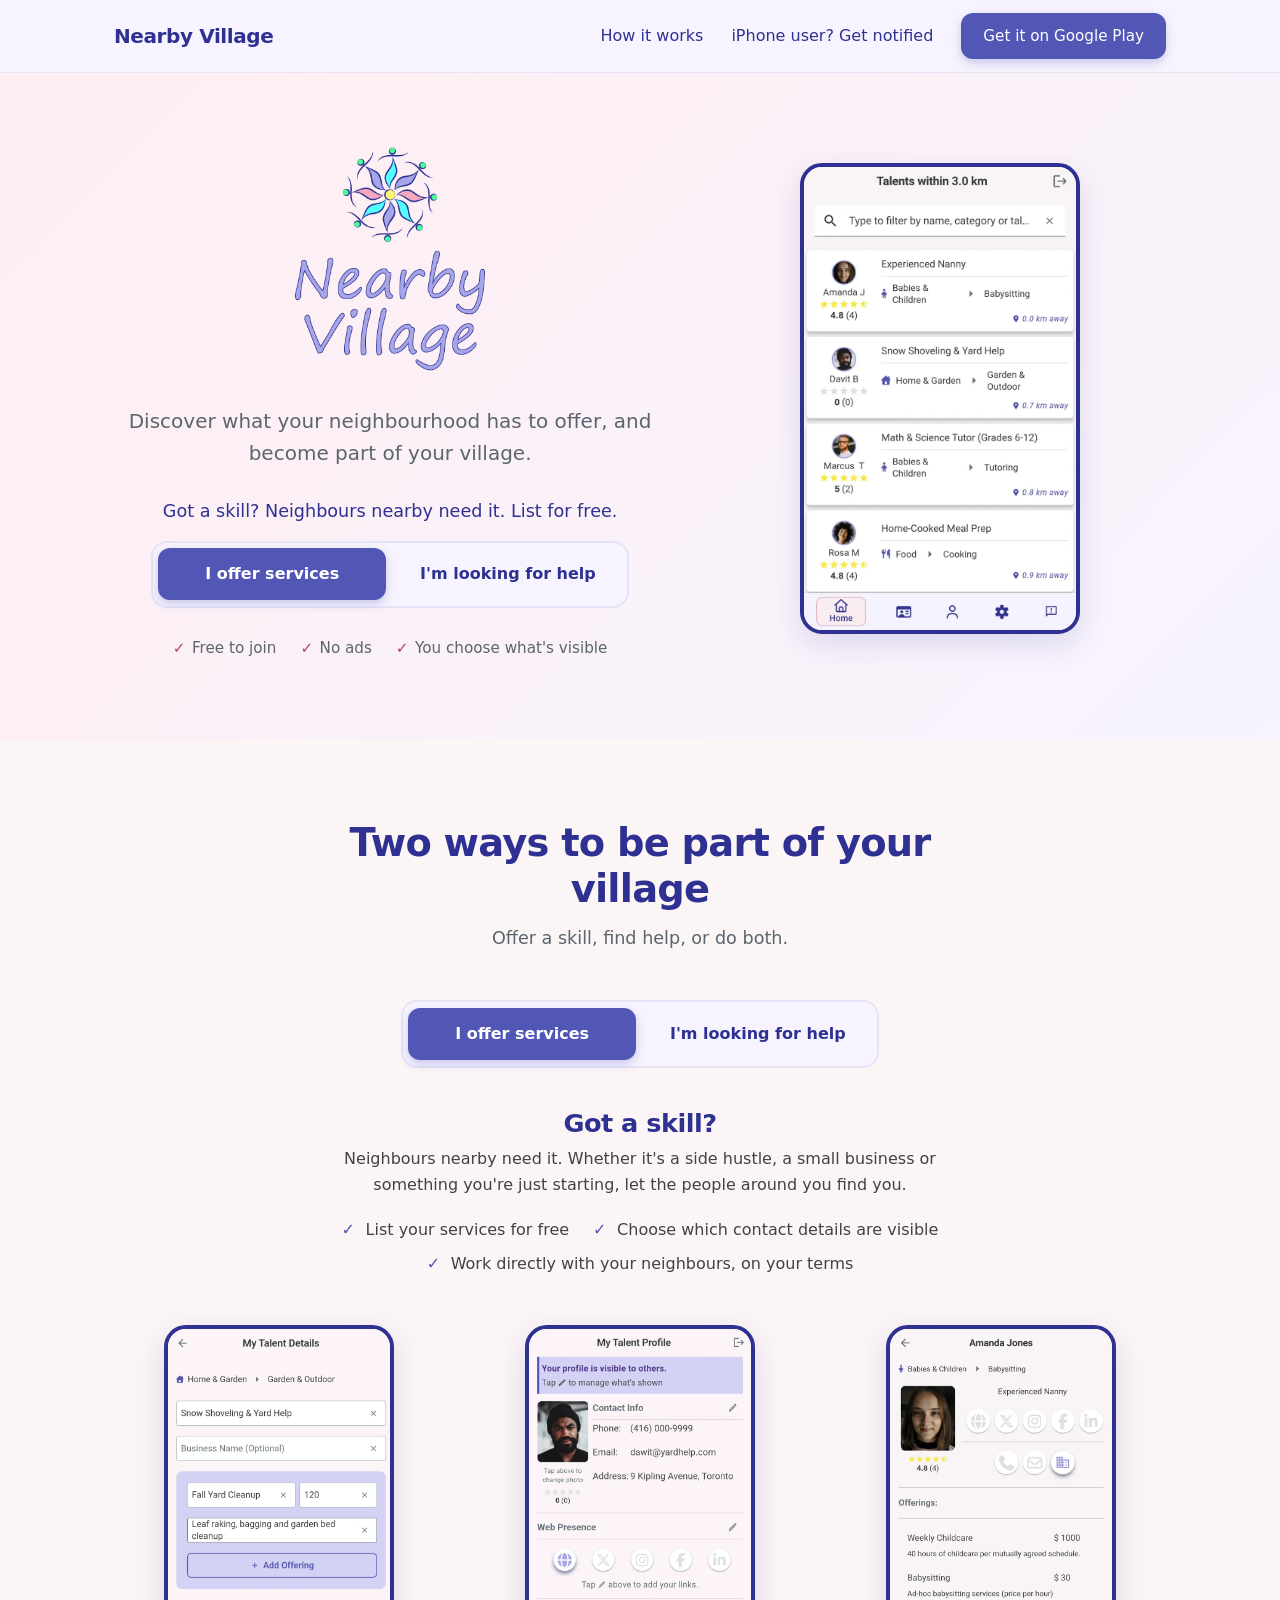
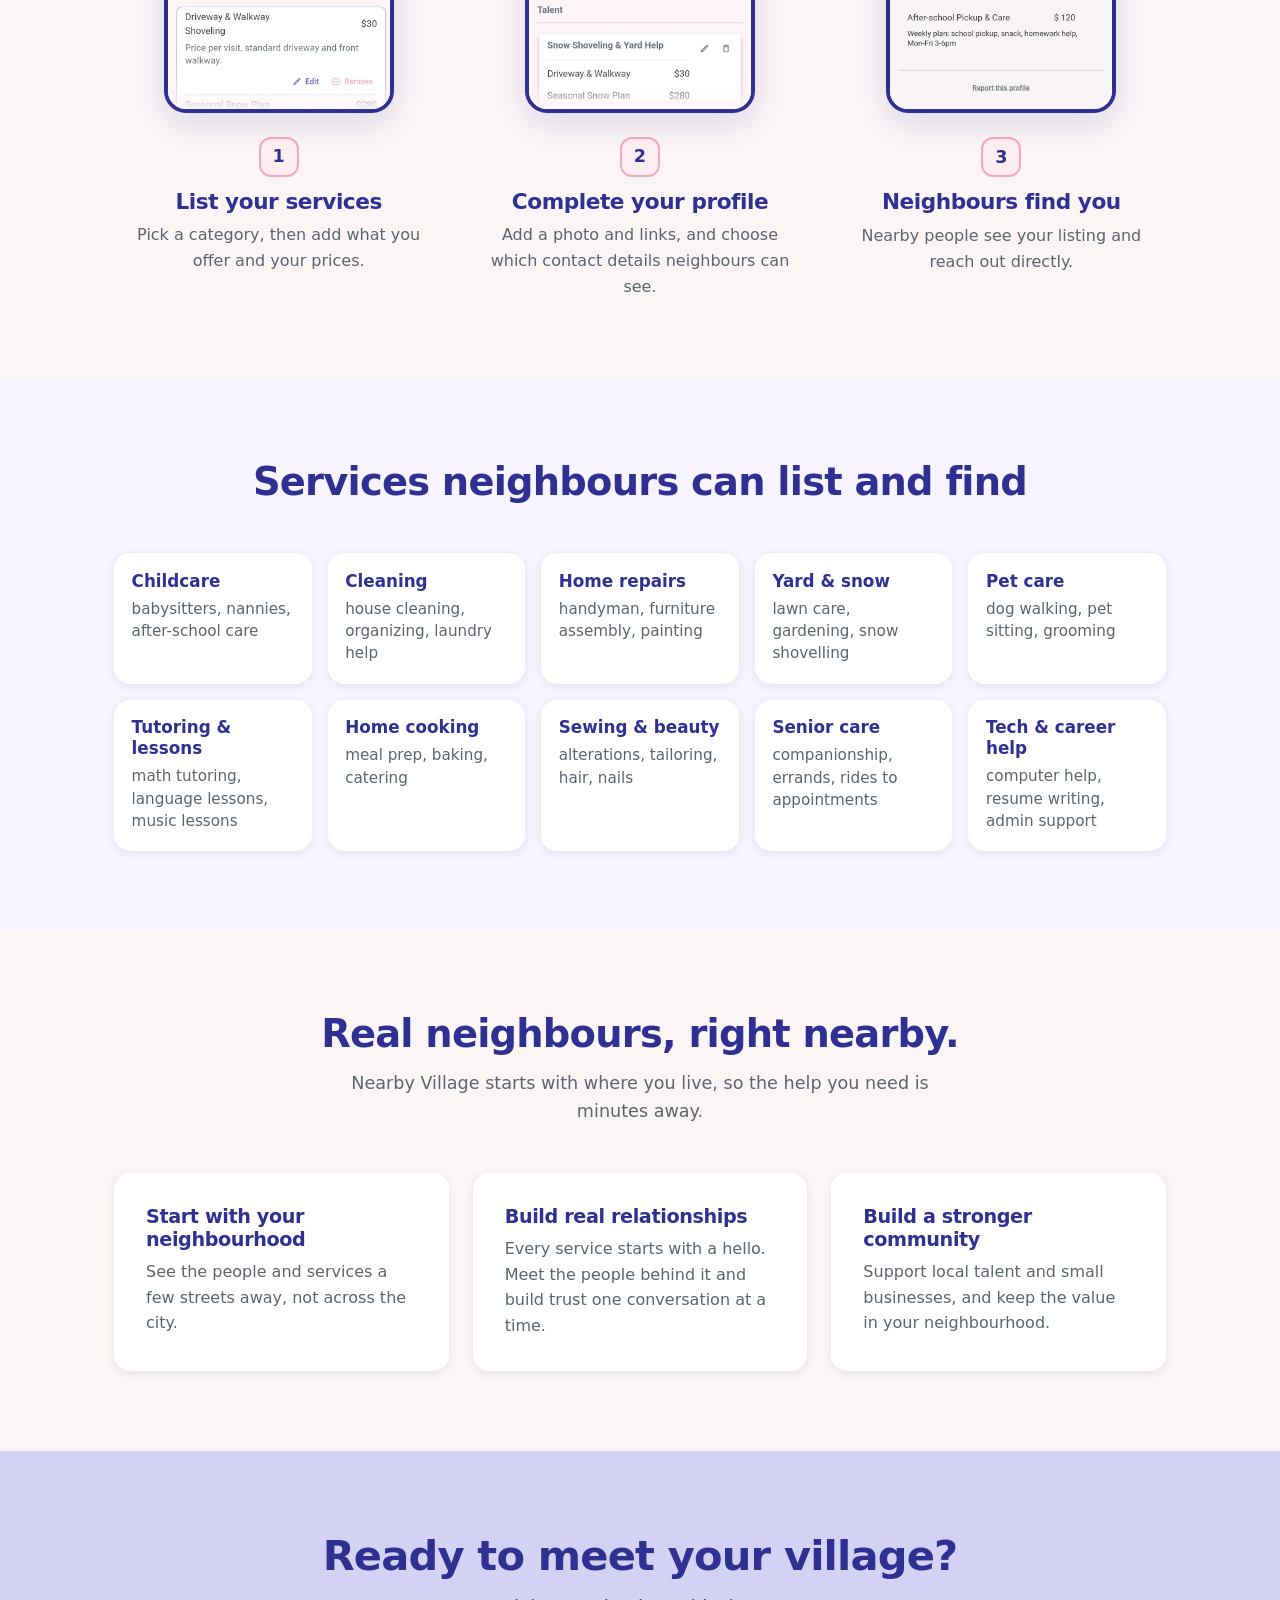
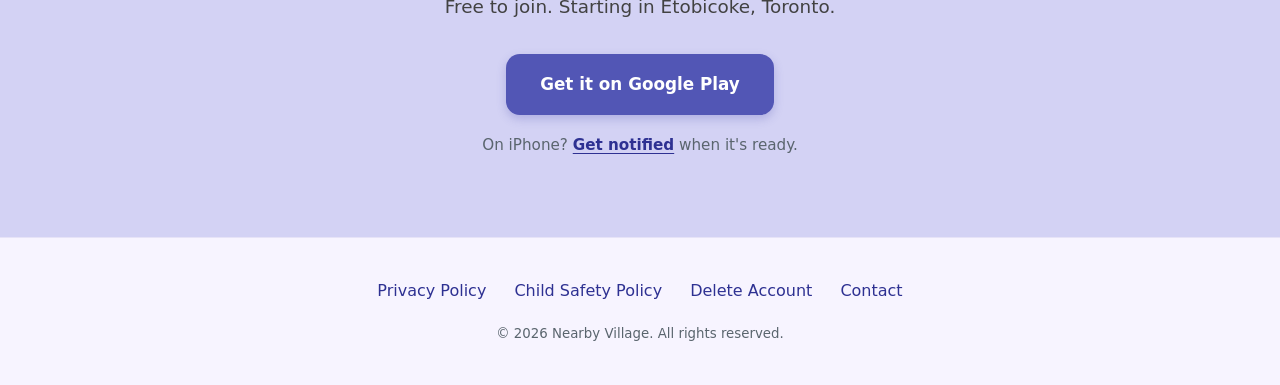
<file: index.html>
<!DOCTYPE html>
<html lang="en-CA">
<head>
<script async src="https://www.googletagmanager.com/gtag/js?id=G-KY18CVTXV7"></script>
<script>
  window.dataLayer = window.dataLayer || [];
  function gtag(){dataLayer.push(arguments);}
  gtag('js', new Date());
  gtag('config', 'G-KY18CVTXV7');
</script>

    <meta charset="UTF-8">
    <meta name="viewport" content="width=device-width, initial-scale=1.0">
    <title>Nearby Village | Discover local talent near you</title>
    <meta name="description" content="Nearby Village helps you discover local talent, skills and services right in your neighbourhood. Free to join. Starting in Etobicoke, Toronto.">
    <link rel="canonical" href="https://nearbyvillage.ca/">
    <meta name="theme-color" content="#FBF5F6">
    <meta property="og:title" content="Nearby Village | Discover what your neighbourhood has to offer">
    <meta property="og:description" content="Discover the talent, skills and services right in your neighbourhood. Free to join.">
    <meta property="og:type" content="website">
    <meta property="og:url" content="https://nearbyvillage.ca/">
    <meta property="og:site_name" content="Nearby Village">
    <meta property="og:image" content="https://nearbyvillage.ca/nearby_village_logo.png">
    <meta property="og:image:alt" content="Nearby Village logo">
    <meta name="twitter:card" content="summary">
    <meta name="twitter:title" content="Nearby Village | Discover what your neighbourhood has to offer">
    <meta name="twitter:description" content="Discover the talent, skills and services right in your neighbourhood. Free to join.">
    <meta name="twitter:image" content="https://nearbyvillage.ca/nearby_village_logo.png">
    <link rel="icon" href="nearby_village_logo.png">
    <style>
        :root {
            /* Backgrounds (taken from the app) */
            --bg-app: #FBF5F6;        /* app background */
            --bg-nav: #F7F4FF;        /* app bottom-bar lavender tint */
            --bg-panel: #D3D2F4;      /* app info-panel lavender */
            --bg-selected: #FFEEF1;   /* app selected-tab pink fill */

            /* Brand palette */
            --pink-soft: #F6A9BD;     /* app selected-tab border, highlighter */
            --pink-dark: #AA4A64;     /* small pink text and icons */
            --purple-btn: #5256B5;    /* app buttons and info-panel bar */
            --purple-dark: #2E3192;   /* headings, icons */
            --purple-light: #A6A5E8;

            /* Text */
            --text-dark: #424242;
            --text-light: #5A656E;

            --radius: 16px;
            --card-shadow: 0 2px 10px rgba(46, 49, 146, 0.10);
            --shadow: 0 10px 30px rgba(46, 49, 146, 0.14);
        }

        * { margin: 0; padding: 0; box-sizing: border-box; }

        html { scroll-behavior: smooth; }

        body {
            font-family: system-ui, -apple-system, BlinkMacSystemFont, 'Segoe UI', Roboto, 'Helvetica Neue', Arial, sans-serif;
            line-height: 1.6;
            color: var(--text-dark);
            background: var(--bg-app);
        }

        h1, h2, h3 { color: var(--purple-dark); line-height: 1.2; letter-spacing: -0.02em; }
        a { color: inherit; }
        a:focus-visible, .btn:focus-visible { outline: 3px solid var(--pink-dark); outline-offset: 3px; }

        .skip-link { position: absolute; left: -999px; top: 0; background: #fff; padding: .5rem 1rem; z-index: 200; }
        .skip-link:focus { left: 1rem; top: 1rem; }

        .container { max-width: 1100px; margin: 0 auto; padding: 0 1.5rem; }
        section[id] { scroll-margin-top: 80px; }

        /* ---------- Nav ---------- */
        nav {
            position: sticky; top: 0; z-index: 100;
            background: rgba(247, 244, 255, 0.94);
            backdrop-filter: blur(8px);
            border-bottom: 1px solid #E6E3F7;
        }
        .nav-inner { display: flex; align-items: center; justify-content: space-between; padding: .8rem 1.5rem; max-width: 1100px; margin: 0 auto; }
        .brand { font-weight: 700; font-size: 1.25rem; color: var(--purple-dark); text-decoration: none; letter-spacing: -0.02em; }
        .nav-links { display: flex; align-items: center; gap: 1.75rem; }
        .nav-links a { text-decoration: none; color: var(--purple-dark); font-weight: 500; transition: color .2s ease; }
        .nav-links a:not(.btn):hover { color: var(--pink-dark); }
        .nav-links .btn { color: #fff; padding: .55rem 1.25rem; font-size: .95rem; border-radius: 12px; }

        /* ---------- Buttons (same shape as the app) ---------- */
        .btn {
            display: inline-block; text-decoration: none; font-weight: 600; font-size: 1.05rem; text-align: center;
            padding: .95rem 2rem; border-radius: 14px; border: 2px solid transparent;
            transition: transform .2s ease, box-shadow .2s ease, background-color .2s ease, color .2s ease;
            cursor: pointer;
        }
        .btn-primary { background: var(--purple-btn); color: #fff; box-shadow: 0 4px 10px rgba(82, 86, 181, 0.28); }
        .btn-primary:hover { background: var(--purple-dark); transform: translateY(-2px); box-shadow: 0 8px 16px rgba(46, 49, 146, 0.3); }
        .btn-outline { background: #fff; color: var(--purple-btn); border-color: var(--purple-btn); box-shadow: 0 4px 10px rgba(82, 86, 181, 0.12); }
        .btn-outline:hover { background: var(--purple-btn); color: #fff; transform: translateY(-2px); }

        /* ---------- Hero ---------- */
        .hero { background: linear-gradient(135deg, var(--bg-selected) 0%, var(--bg-nav) 100%); padding: 4rem 0 5rem; overflow: hidden; }
        .hero-grid { display: grid; grid-template-columns: 1.1fr 0.9fr; gap: 3rem; align-items: center; }
        .logo { width: 260px; max-width: 100%; height: auto; display: block; margin: -.5rem 0 1rem -.75rem; }
        /* The headline stays on one line and the size scales down so it always fits its column */
        .hero h1 { font-size: clamp(1.7rem, 3.6vw, 2.6rem); font-weight: 700; margin-bottom: 1.25rem; }
        /* One banner behind the whole headline: lavender on the left fading to pink on the right, behind "village." */
        .hero h1 .banner {
            display: block;
            width: max-content;
            max-width: 100%;
            white-space: nowrap;
            padding: .15em .4em .2em;
            border-radius: .4em;
            background: linear-gradient(90deg, rgba(211, 210, 244, .7) 0%, rgba(211, 210, 244, .7) 30%, rgba(246, 169, 189, .6) 100%);
        }
        .hero .sub { font-size: 1.25rem; font-weight: 400; line-height: 1.6; letter-spacing: normal; color: var(--text-light); margin-bottom: 1.75rem; max-width: 34em; }
        .hero .lead { font-weight: 400; color: var(--purple-dark); margin-bottom: 1rem; font-size: 1.1rem; }
        /* Whole text column is centred, so the logo sits on the same axis as the headline */
        .hero-text { text-align: center; }
        .hero-text .logo { margin-left: auto; margin-right: auto; }
        .hero h1 .banner { margin: 0 auto; }
        .hero .sub { margin-left: auto; margin-right: auto; }
        .trust { justify-content: center; }
        .hero .hero-tabs { margin: 0 auto 1.75rem; }
        .btn-row { display: flex; flex-wrap: wrap; gap: 1rem; margin-bottom: 1.75rem; }
        /* Both hero buttons share one width; colour shows which is primary */
        .btn-row .btn { min-width: 15rem; }
        .trust { display: flex; flex-wrap: wrap; gap: .5rem 1.5rem; list-style: none; color: var(--text-light); font-size: .95rem; }
        .trust li::before { content: "\2713"; color: var(--pink-dark); font-weight: 700; margin-right: .4rem; }
        .hero-visual { display: flex; justify-content: center; }

        /* ---------- Phone frame ----------
           The frame takes its height from the screenshot itself, so any screenshot ratio
           shows in full: nothing is cropped or stretched. */
        .phone {
            position: relative; width: min(280px, 70vw);
            border: 4px solid var(--purple-dark); border-radius: 22px;
            background: var(--bg-app); box-shadow: var(--shadow); overflow: hidden; flex-shrink: 0;
        }
        .phone img { width: 100%; height: auto; display: block; }

        /* ---------- Generic sections ---------- */
        .section { padding: 5rem 0; }
        .section-tint { background: var(--bg-nav); }
        .section-head { text-align: center; max-width: 640px; margin: 0 auto 3rem; }
        .section-head h2 { font-size: clamp(1.7rem, 3.5vw, 2.4rem); margin-bottom: .75rem; }
        .section-head p { color: var(--text-light); font-size: 1.1rem; }

        /* White cards with a soft shadow, like the talent cards in the app */
        .cards { display: grid; grid-template-columns: repeat(auto-fit, minmax(min(250px, 100%), 1fr)); gap: 1.5rem; }
        .card { background: #fff; padding: 2rem; border-radius: var(--radius); box-shadow: var(--card-shadow); transition: transform .3s ease, box-shadow .3s ease; }
        .card:hover { transform: translateY(-4px); box-shadow: 0 8px 20px rgba(46, 49, 146, 0.14); }
        .card h3 { font-size: 1.2rem; margin-bottom: .5rem; }
        .card p { color: var(--text-light); }

        /* ---------- Two ways: toggle + panels ---------- */
        .tabs { display: grid; grid-template-columns: 1fr 1fr; gap: .5rem; margin: 0 auto 2.5rem; padding: .35rem; width: fit-content; max-width: 100%; background: var(--bg-nav); border: 2px solid #E6E3F7; border-radius: 16px; }
        .tab { font: inherit; font-weight: 600; font-size: 1rem; color: var(--purple-dark); background: transparent; border: 2px solid transparent; border-radius: 12px; padding: .7rem 1.5rem; cursor: pointer; transition: background-color .2s ease, color .2s ease, box-shadow .2s ease; }
        .tab { text-align: center; text-decoration: none; display: block; }
        .tab:hover { background: var(--bg-selected); }
        .tab.on, .tab[aria-selected="true"] { background: var(--purple-btn); color: #fff; box-shadow: 0 4px 10px rgba(82, 86, 181, 0.28); }
        .tab.on:hover, .tab[aria-selected="true"]:hover { background: var(--purple-dark); }
        .tab:focus-visible { outline: 3px solid var(--pink-dark); outline-offset: 2px; }
        #get-started { scroll-margin-top: 70px; }
        .panel { margin-bottom: 4rem; }
        .js .panel { display: none; margin-bottom: 0; }
        .js .panel.active { display: block; animation: fade .35s ease; }
        @keyframes fade { from { opacity: 0; transform: translateY(8px); } to { opacity: 1; transform: none; } }
        .panel-intro { text-align: center; max-width: 60rem; margin: 0 auto 3rem; }
        .panel-intro h3 { font-size: 1.6rem; margin-bottom: .5rem; }
        .panel-intro p { margin: 0 auto 1.25rem; max-width: 40rem; }
        .checks { list-style: none; display: flex; flex-wrap: wrap; justify-content: center; gap: .5rem 1.5rem; }
        .checks li { position: relative; padding-left: 1.5rem; text-align: left; }
        .checks li::before { content: "\2713"; position: absolute; left: 0; font-weight: 700; color: var(--purple-btn); }
        .panel-help .checks li::before { color: var(--pink-dark); }

        /* ---------- How it works (one row) ---------- */
        .steps { display: grid; grid-template-columns: repeat(3, 1fr); gap: 2rem; align-items: start; }
        .step { display: flex; flex-direction: column; align-items: center; text-align: center; }
        .step .phone { width: min(230px, 100%); margin-bottom: 1.5rem; }
        .step-num {
            display: inline-flex; align-items: center; justify-content: center;
            width: 2.5rem; height: 2.5rem; border-radius: 12px;
            background: var(--bg-selected); border: 2px solid var(--pink-soft);
            color: var(--purple-dark); font-weight: 700; font-size: 1.1rem; margin-bottom: .75rem;
        }
        .step h3 { font-size: 1.35rem; margin-bottom: .5rem; }
        .step p { color: var(--text-light); max-width: 20em; }

        /* ---------- Final CTA ---------- */
        .final { background: var(--bg-panel); text-align: center; padding: 5rem 1.5rem; }
        .final h2 { font-size: clamp(1.8rem, 4vw, 2.6rem); margin-bottom: .75rem; }
        .final p { color: var(--text-dark); font-size: 1.15rem; margin-bottom: 2rem; }

        /* ---------- Footer (matches the app's light bottom bar) ---------- */
        footer { background: var(--bg-nav); border-top: 1px solid #E6E3F7; text-align: center; padding: 2.5rem 1.5rem; }
        footer .links { display: flex; flex-wrap: wrap; justify-content: center; gap: .5rem 1.75rem; margin-bottom: 1rem; }
        footer a { color: var(--purple-dark); text-decoration: none; font-weight: 500; }
        footer a:hover { text-decoration: underline; }
        footer small { color: var(--text-light); }

        /* ---------- App button labels + iPhone "Get notified" pop-up ---------- */
        .lbl-short { display: none; }
        .final .lbl-long { display: inline; }
        .final .lbl-short { display: none !important; }
        .final .ios-note { margin: 1.1rem 0 0; font-size: .95rem; color: var(--text-light); }
        .final .ios-note a { color: var(--purple-dark); font-weight: 600; text-underline-offset: 3px; }
        @media (max-width: 480px) {
            nav .lbl-long { display: none; }
            nav .lbl-short { display: inline; }
        }

        /* iPhone-only strip at the very top of the page */
        .ios-banner { display: none; background: var(--purple-dark); color: #fff; text-align: center; padding: .6rem 1rem; font-size: .95rem; line-height: 1.35; }
        .ios-banner button { font: inherit; font-weight: 700; color: #fff; background: none; border: none; padding: 0; margin-left: .35rem; text-decoration: underline; text-underline-offset: 3px; cursor: pointer; }
        .ios-banner button:focus-visible { outline: 3px solid var(--pink-soft); outline-offset: 3px; }
        .is-ios .ios-banner { display: block; }

        .is-ios .nav-links .nav-ios { display: none; }

        dialog#notify {
            border: none; border-radius: 20px; padding: 2rem 1.75rem 1.75rem;
            width: calc(100% - 2rem); max-width: 26rem; margin: auto;
            background: #fff; color: var(--text-dark); box-shadow: 0 20px 50px rgba(46, 49, 146, 0.3);
        }
        dialog#notify::backdrop { background: rgba(46, 49, 146, 0.35); }
        dialog#notify h2 { font-size: 1.5rem; margin-bottom: .6rem; padding-right: 2rem; }
        dialog#notify p { margin-bottom: 1rem; }
        dialog#notify .close {
            position: absolute; top: .6rem; right: .6rem; width: 2.5rem; height: 2.5rem;
            border: none; border-radius: 12px; background: transparent; color: var(--purple-dark);
            font-size: 1.6rem; line-height: 1; cursor: pointer;
        }
        dialog#notify .close:hover { background: var(--bg-selected); }
        dialog#notify label { display: block; font-weight: 600; color: var(--purple-dark); margin-bottom: .35rem; }
        dialog#notify input[type="email"] {
            width: 100%; font: inherit; padding: .8rem 1rem; border: 2px solid #D9D6F0; border-radius: 12px;
            background: #fff; color: var(--text-dark); margin-bottom: 1rem;
        }
        dialog#notify input[type="email"]:focus { outline: 3px solid var(--purple-light); outline-offset: 1px; border-color: var(--purple-btn); }
        dialog#notify .btn { width: 100%; }
        dialog#notify .hp { position: absolute; left: -9999px; width: 1px; height: 1px; overflow: hidden; }
        dialog#notify .fine { font-size: .85rem; color: var(--text-light); margin: 1rem 0 0; }
        dialog#notify .fine a { color: var(--purple-btn); }
        dialog#notify .status { min-height: 1.4em; margin: -.25rem 0 .75rem; font-size: .95rem; color: var(--pink-dark); }
        dialog#notify .done { display: none; text-align: center; padding: .5rem 0; }
        dialog#notify.sent .done { display: block; }
        dialog#notify.sent form, dialog#notify.sent .intro { display: none; }

        /* ---------- Services list ---------- */
        .services { list-style: none; display: grid; grid-template-columns: repeat(2, 1fr); gap: 1rem; }
        @media (min-width: 900px) { .services { grid-template-columns: repeat(5, 1fr); } }
        #services .section-head { max-width: 900px; }
        .services li { background: #fff; padding: 1.1rem 1.1rem 1.2rem; border-radius: var(--radius); box-shadow: var(--card-shadow); }
        .services strong { display: block; color: var(--purple-dark); font-size: 1.05rem; line-height: 1.25; margin-bottom: .4rem; }
        .services span { display: block; color: var(--text-light); font-size: .95rem; line-height: 1.45; }

        /* ---------- Responsive ---------- */
        @media (max-width: 800px) {
            .nav-links a:not(.btn) { display: none; }
            .hero { padding: 2.5rem 0 3.5rem; }
            .hero-grid { grid-template-columns: 1fr; gap: 2rem; }
            .panel-intro { margin-bottom: 2rem; }
            .hero-text { text-align: center; }
            .hero-text .logo { width: 210px; margin-left: auto; margin-right: auto; }
            .hero .sub { margin-left: auto; margin-right: auto; }
            /* Banner and toggle share one width so the column reads as a unit; the headline scales to fit the banner */
            .hero h1 { font-size: calc(min(100vw - 48px, 26rem) / 14.2); }
            .hero h1 .banner { margin: 0 auto; width: min(100%, 26rem); text-align: center; padding-left: 0; padding-right: 0; }
            .hero .hero-tabs { width: min(100%, 26rem); }
            .trust { justify-content: center; }
            .hero .hero-tabs { margin: 0 auto 1.75rem; }
            .section { padding: 3.5rem 0; }
            .tab { padding: .65rem .4rem; font-size: .9rem; }
            /* ---- Mobile polish: shorter first screen, swipeable steps ---- */
            .hero-text .logo { width: 150px; margin-bottom: .5rem; }
            .hero .sub { font-size: 1.05rem; margin-bottom: 1.1rem; line-height: 1.55; }
            .hero .lead { font-size: 1rem; margin-bottom: .9rem; }
            .hero h1 { margin-bottom: 1rem; }
            .hero .hero-tabs { margin-bottom: 1.25rem; }
            .card { padding: 1.4rem; }
            .steps { display: flex; grid-template-columns: none; gap: 1rem; overflow-x: auto; scroll-snap-type: x mandatory; margin: 0 -1.5rem; padding: 0 1.5rem 1.5rem; scroll-padding: 0 1.5rem; -webkit-overflow-scrolling: touch; scrollbar-width: none; }
            .steps::-webkit-scrollbar { display: none; }
            .step { flex: 0 0 72%; scroll-snap-align: center; }
        }

        /* Very small phones: slightly smaller toggle text so it stays on one line */
        @media (max-width: 380px) {
            .tab { font-size: .82rem; padding: .65rem .2rem; }
            .hero .lead { font-size: .92rem; }
        }

        /* On small phones one line would make the headline too small, so it breaks into two lines */
        @media (max-width: 560px) {
            .hero .lead .nb { display: block; }
        }

        @media (prefers-reduced-motion: reduce) {
            html { scroll-behavior: auto; }
            * { transition: none !important; }
        }
    </style>
    <script defer src="https://cloud.umami.is/script.js" data-website-id="71352542-48fd-4dcd-9849-dbdf01600e5c"></script>
</head>
<body>
    <a class="skip-link" href="#main" data-umami-event="Skip to content click" data-umami-event-location="top of page">Skip to content</a>

    <div class="ios-banner">Coming soon to iPhone. <button type="button" data-notify-btn data-umami-event="Get notified click" data-umami-event-location="iPhone banner">Get notified</button></div>

    <nav aria-label="Main">
        <div class="nav-inner">
            <a class="brand" href="/" data-umami-event="Brand click" data-umami-event-location="top bar">Nearby Village</a>
            <div class="nav-links">
                <a href="#get-started" data-umami-event="How it works click" data-umami-event-location="top bar">How it works</a>
                <a class="nav-ios" href="#notify" data-notify data-umami-event="Get notified click" data-umami-event-location="top bar">iPhone user? Get notified</a>
                <a class="btn btn-primary" data-app-link href="https://play.google.com/store/apps/details?id=com.rise.nearby" data-umami-event="Google Play click" data-umami-event-location="top bar"><span class="lbl-long">Get it on Google Play</span><span class="lbl-short">Get the app</span></a>
            </div>
        </div>
    </nav>

    <main id="main">

        <!-- ================= HERO ================= -->
        <section class="hero">
            <div class="container hero-grid">
                <div class="hero-text">
                    <img src="nearby_village_logo.png" alt="Nearby Village app logo" class="logo" width="408" height="408">
                    <h1 class="sub">Discover what your neighbourhood has to offer, and become part of your village.</h1>
                    <p class="lead"><span class="nb">Got a skill? Neighbours nearby need it.</span> <span class="nb">List for free.</span></p>
                    <div class="tabs hero-tabs">
                        <a href="#for-talents" class="tab on" data-umami-event="I offer services click" data-umami-event-location="hero">I offer services</a>
                        <a href="#for-help" class="tab" data-umami-event="I'm looking for help click" data-umami-event-location="hero">I'm looking for help</a>
                    </div>
                    <ul class="trust">
                        <li>Free to join</li>
                        <li>No ads</li>
                        <li>You choose what's visible</li>
                    </ul>
                </div>
                <div class="hero-visual">
                    <div class="phone">
                        <img src="screens/list.webp" alt="Nearby Village app home screen listing talents within 3 km, with ratings and distance" width="720" height="1226">
                    </div>
                </div>
            </div>
        </section>

        <!-- ================= TWO WAYS + HOW IT WORKS ================= -->
        <section class="section" id="get-started">
            <div class="container">
                <div class="section-head">
                    <h2>Two ways to be part of your village</h2>
                    <p>Offer a skill, find help, or do both.</p>
                </div>

                <div class="tabs" role="tablist" aria-label="Choose how you'll use Nearby Village">
                    <button class="tab" role="tab" id="tab-talents" aria-controls="for-talents" aria-selected="true" type="button" data-umami-event="I offer services click" data-umami-event-location="mid page">I offer services</button>
                    <button class="tab" role="tab" id="tab-help" aria-controls="for-help" aria-selected="false" type="button" data-umami-event="I'm looking for help click" data-umami-event-location="mid page">I'm looking for help</button>
                </div>

                <div class="panel panel-talent active" id="for-talents" role="tabpanel" aria-labelledby="tab-talents">
                    <div class="panel-intro">
                        <h3>Got a skill?</h3>
                        <p>Neighbours nearby need it. Whether it's a side hustle, a small business or something you're just starting, let the people around you find you.</p>
                        <ul class="checks">
                            <li>List your services for free</li>
                            <li>Choose which contact details are visible</li>
                            <li>Work directly with your neighbours, on your terms</li>
                        </ul>
                    </div>
                    <div class="steps">
                        <div class="step">
                            <div class="phone"><img src="screens/talent-details.webp" alt="Nearby Village app screen for adding a service with its offerings and prices" loading="lazy" width="720" height="1232"></div>
                            <span class="step-num">1</span>
                            <h3>List your services</h3>
                            <p>Pick a category, then add what you offer and your prices.</p>
                        </div>
                        <div class="step">
                            <div class="phone"><img src="screens/talent-profile.webp" alt="Nearby Village app talent profile showing contact info, web links and listed services" loading="lazy" width="720" height="1232"></div>
                            <span class="step-num">2</span>
                            <h3>Complete your profile</h3>
                            <p>Add a photo and links, and choose which contact details neighbours can see.</p>
                        </div>
                        <div class="step">
                            <div class="phone"><img src="screens/talent.webp" alt="Nearby Village app talent profile as neighbours see it, with rating, offerings and contact options" loading="lazy" width="720" height="1234"></div>
                            <span class="step-num">3</span>
                            <h3>Neighbours find you</h3>
                            <p>Nearby people see your listing and reach out directly.</p>
                        </div>
                    </div>
                </div>

                <div class="panel panel-help" id="for-help" role="tabpanel" aria-labelledby="tab-help">
                    <div class="panel-intro">
                        <h3>Looking for help?</h3>
                        <p>Find people nearby for everyday tasks and see who is in your neighbourhood before you reach out.</p>
                        <ul class="checks">
                            <li>Browse local talent in your area</li>
                            <li>Check ratings and reviews from neighbours</li>
                            <li>Contact people directly</li>
                        </ul>
                    </div>
                    <div class="steps">
                        <div class="step">
                            <div class="phone"><img src="screens/map.webp" alt="Nearby Village app screen with a map and slider for setting your neighbourhood radius" loading="lazy" width="720" height="1224"></div>
                            <span class="step-num">1</span>
                            <h3>Set your neighbourhood</h3>
                            <p>Choose how far to look, from 1 km to 30 km. Your full address stays private unless you list a skill and choose to share it.</p>
                        </div>
                        <div class="step">
                            <div class="phone"><img src="screens/list.webp" alt="Nearby Village app list of local talent in your neighbourhood" loading="lazy" width="720" height="1226"></div>
                            <span class="step-num">2</span>
                            <h3>Browse who&rsquo;s nearby</h3>
                            <p>See local talent and services around you.</p>
                        </div>
                        <div class="step">
                            <div class="phone"><img src="screens/talent.webp" alt="Nearby Village app talent profile with rating, offerings and contact options" loading="lazy" width="720" height="1234"></div>
                            <span class="step-num">3</span>
                            <h3>Check ratings, then reach out</h3>
                            <p>Contact neighbours directly, on your terms.</p>
                        </div>
                    </div>
                </div>
            </div>
        </section>

        <!-- ================= SERVICES ================= -->
        <section class="section section-tint" id="services">
            <div class="container">
                <div class="section-head">
                    <h2>Services neighbours can list and find</h2>
                </div>
                <ul class="services">
                    <li><strong>Childcare</strong><span>babysitters, nannies, after-school care</span></li>
                    <li><strong>Cleaning</strong><span>house cleaning, organizing, laundry help</span></li>
                    <li><strong>Home repairs</strong><span>handyman, furniture assembly, painting</span></li>
                    <li><strong>Yard &amp; snow</strong><span>lawn care, gardening, snow shovelling</span></li>
                    <li><strong>Pet care</strong><span>dog walking, pet sitting, grooming</span></li>
                    <li><strong>Tutoring &amp; lessons</strong><span>math tutoring, language lessons, music lessons</span></li>
                    <li><strong>Home cooking</strong><span>meal prep, baking, catering</span></li>
                    <li><strong>Sewing &amp; beauty</strong><span>alterations, tailoring, hair, nails</span></li>
                    <li><strong>Senior care</strong><span>companionship, errands, rides to appointments</span></li>
                    <li><strong>Tech &amp; career help</strong><span>computer help, resume writing, admin support</span></li>
                </ul>
            </div>
        </section>

        <!-- ================= WHY NEARBY ================= -->
        <section class="section">
            <div class="container">
                <div class="section-head">
                    <h2>Real neighbours, right nearby.</h2>
                    <p>Nearby Village starts with where you live, so the help you need is minutes away.</p>
                </div>
                <div class="cards">
                    <div class="card">
                        <h3>Start with your neighbourhood</h3>
                        <p>See the people and services a few streets away, not across the city.</p>
                    </div>
                    <div class="card">
                        <h3>Build real relationships</h3>
                        <p>Every service starts with a hello. Meet the people behind it and build trust one conversation at a time.</p>
                    </div>
                    <div class="card">
                        <h3>Build a stronger community</h3>
                        <p>Support local talent and small businesses, and keep the value in your neighbourhood.</p>
                    </div>
                </div>
            </div>
        </section>

        <!-- ================= FINAL CTA ================= -->
        <section class="final" id="get-app">
            <div class="container">
                <h2>Ready to meet your village?</h2>
                <p>Free to join. Starting in Etobicoke, Toronto.</p>
                <a class="btn btn-primary" data-app-link href="https://play.google.com/store/apps/details?id=com.rise.nearby" data-umami-event="Google Play click" data-umami-event-location="bottom"><span class="lbl-long">Get it on Google Play</span><span class="lbl-short">Get it on Google Play</span></a>
                <p class="ios-note">On iPhone? <a href="#notify" data-notify data-umami-event="Get notified click" data-umami-event-location="bottom">Get notified</a> when it's ready.</p>
            </div>
        </section>

    </main>

    <footer>
        <div class="links">
            <a href="privacy.html" data-umami-event="Privacy Policy click" data-umami-event-location="footer">Privacy Policy</a>
            <a href="child_safety_policy.html" data-umami-event="Child Safety Policy click" data-umami-event-location="footer">Child Safety Policy</a>
            <a href="delete_account.html" data-umami-event="Delete Account click" data-umami-event-location="footer">Delete Account</a>
            <!-- TODO: swap for a custom-domain address when ready -->
            <a href="mailto:nearby.feedback@gmail.com" data-umami-event="Contact click" data-umami-event-location="footer">Contact</a>
        </div>
        <small>&copy; 2026 Nearby Village. All rights reserved.</small>
    </footer>
    <script>
        (function () {
            document.documentElement.classList.add('js');
            var tabs = { 'for-talents': document.getElementById('tab-talents'), 'for-help': document.getElementById('tab-help') };
            /* The two tabs at the top of the page (links). They need to be highlighted too. */
            var heroTabs = {
                'for-talents': document.querySelector('.hero-tabs a[href="#for-talents"]'),
                'for-help': document.querySelector('.hero-tabs a[href="#for-help"]')
            };
            function show(id, scroll) {
                Object.keys(tabs).forEach(function (k) {
                    var on = k === id;
                    tabs[k].setAttribute('aria-selected', on);
                    tabs[k].tabIndex = on ? 0 : -1;
                    document.getElementById(k).classList.toggle('active', on);
                    if (heroTabs[k]) {
                        heroTabs[k].classList.toggle('on', on);
                        if (on) { heroTabs[k].setAttribute('aria-current', 'true'); }
                        else { heroTabs[k].removeAttribute('aria-current'); }
                    }
                });
                if (scroll) document.getElementById('get-started').scrollIntoView({ behavior: 'smooth' });
            }
            Object.keys(tabs).forEach(function (k) {
                tabs[k].addEventListener('click', function () { show(k, false); history.replaceState(null, '', '#' + k); });
                tabs[k].addEventListener('keydown', function (e) {
                    if (e.key === 'ArrowLeft' || e.key === 'ArrowRight') {
                        var other = k === 'for-talents' ? 'for-help' : 'for-talents';
                        show(other, false); tabs[other].focus();
                    }
                });
            });
            document.querySelectorAll('a[href="#for-talents"], a[href="#for-help"]').forEach(function (a) {
                a.addEventListener('click', function (e) {
                    e.preventDefault();
                    var id = a.getAttribute('href').slice(1);
                    show(id, true); history.replaceState(null, '', '#' + id);
                });
            });
            var h = location.hash.slice(1);
            show(tabs[h] ? h : 'for-talents', false);
            if (tabs[h]) document.getElementById('get-started').scrollIntoView();
        })();
    </script>
    <dialog id="notify" aria-labelledby="notify-title">
        <button type="button" class="close" aria-label="Close" data-umami-event="Notify dialog close click" data-umami-event-location="notify dialog">&times;</button>
        <div class="intro">
            <h2 id="notify-title">Coming soon to iPhone</h2>
            <p>We'll let you know as soon as Nearby Village is available on the App Store.</p>
        </div>
        <form id="notify-form" novalidate>
            <label for="notify-email">Your email</label>
            <input type="email" id="notify-email" name="email" autocomplete="email" inputmode="email" placeholder="you@example.com" required>
            <div class="hp" aria-hidden="true"><label>Leave this empty <input type="text" name="website" tabindex="-1" autocomplete="off"></label></div>
            <p class="status" id="notify-status" role="status" aria-live="polite"></p>
            <button type="submit" class="btn btn-primary" data-umami-event="Notify me click" data-umami-event-location="notify dialog">Notify me</button>
            <p class="fine">We'll send one email when it's ready, and nothing else. You can unsubscribe at any time. See our <a href="privacy.html#email-signup" data-umami-event="Privacy Policy click" data-umami-event-location="notify dialog">Privacy Policy</a>.</p>
        </form>
        <div class="done" role="status">
            <h2>You're on the list!</h2>
            <p>Thank you. We'll email you as soon as Nearby Village is on the App Store.</p>
            <button type="button" class="btn btn-primary close-done" data-umami-event="Notify dialog done click" data-umami-event-location="notify dialog">Close</button>
        </div>
    </dialog>
    <script>
        /* App links and the iPhone "Get notified" pop-up */
        (function () {
            /* ---- SETTINGS: fill these in ---- */
            var CONFIG = {
                playUrl: 'https://play.google.com/store/apps/details?id=com.rise.nearby',            /* your Google Play listing URL, e.g. https://play.google.com/store/apps/details?id=... */
                firebase: { projectId: 'nearby-ios-85bf2', apiKey: 'AIzaSyARjsWOo3f2gd5XRJ0lJ5teA9H68BiLJgk' }   /* from Firebase console > Project settings > Your apps > Web app */
            };

            var ua = navigator.userAgent || '';
            var isIOS = /iPhone|iPad|iPod/.test(ua) || (navigator.platform === 'MacIntel' && navigator.maxTouchPoints > 1);
            if (isIOS) document.documentElement.classList.add('is-ios');
            var dlg = document.getElementById('notify');
            var form = document.getElementById('notify-form');
            var email = document.getElementById('notify-email');
            var status = document.getElementById('notify-status');

            function openDialog(e) {
                if (e) e.preventDefault();
                if (dlg.showModal) { dlg.showModal(); } else { dlg.setAttribute('open', ''); }
                setTimeout(function () { email.focus(); }, 50);
            }
            function closeDialog() { if (dlg.close) { dlg.close(); } else { dlg.removeAttribute('open'); } }

            /* Android, desktop and everything else: straight to Google Play. iPhone/iPad: "Get notified". */
            document.querySelectorAll('[data-app-link]').forEach(function (a) {
                if (isIOS) {
                    a.setAttribute('href', '#notify');
                    a.innerHTML = '<span class="lbl-long">Get notified</span><span class="lbl-short">Get notified</span>';
                    /* On iPhone this button opens the pop-up, so count it as "Get notified", not "Google Play" */
                    a.setAttribute('data-umami-event', 'Get notified click');
                    a.addEventListener('click', openDialog);
                } else if (CONFIG.playUrl) {
                    a.setAttribute('href', CONFIG.playUrl);
                }
            });
            document.querySelectorAll('.ios-note').forEach(function (n) { if (isIOS) n.style.display = 'none'; });
            document.querySelectorAll('[data-notify-btn]').forEach(function (b) { b.addEventListener('click', openDialog); });
            document.querySelectorAll('a[data-notify]').forEach(function (a) { a.addEventListener('click', openDialog); });

            if (location.hash === '#notify') openDialog();   /* arriving from the other pages' menu */
            dlg.querySelector('.close').addEventListener('click', closeDialog);
            dlg.querySelector('.close-done').addEventListener('click', closeDialog);
            dlg.addEventListener('click', function (e) { if (e.target === dlg) closeDialog(); });
            dlg.addEventListener('close', function () { dlg.classList.remove('sent'); status.textContent = ''; form.reset(); });

            form.addEventListener('submit', function (e) {
                e.preventDefault();
                var value = email.value.trim().toLowerCase();
                status.textContent = '';
                if (!/^[^@\s]+@[^@\s]+\.[^@\s]+$/.test(value) || value.length > 254) {
                    status.textContent = 'Please enter a valid email address.';
                    email.focus();
                    return;
                }
                if (form.elements.website.value) { dlg.classList.add('sent'); return; }   /* hidden field filled in: a bot */
                var fb = CONFIG.firebase;
                if (!fb.projectId || !fb.apiKey) {
                    console.warn('Email sign-up is not configured yet (CONFIG.firebase).');
                    status.textContent = 'Sign-up is not available just yet. Please check back soon.';
                    return;
                }
                var btn = form.querySelector('button[type="submit"]');
                btn.disabled = true;
                var url = 'https://firestore.googleapis.com/v1/projects/' + encodeURIComponent(fb.projectId) +
                    '/databases/(default)/documents/waitList?documentId=' + encodeURIComponent(value) +
                    '&key=' + encodeURIComponent(fb.apiKey);
                fetch(url, {
                    method: 'POST',
                    headers: { 'Content-Type': 'application/json' },
                    body: JSON.stringify({ fields: {
                        email: { stringValue: value },
                        source: { stringValue: 'website' },
                        consent: { stringValue: 'Email me once when Nearby Village is available on the App Store' },
                        createdAt: { timestampValue: new Date().toISOString() }
                    } })
                }).then(function (r) {
                    /* 403/409 means this address is already on the list. We show the same thank-you, so nobody can check who is on it. */
                    if (r.ok || r.status === 403 || r.status === 409) {
                        dlg.classList.add('sent');
                        /* Count real sign-ups (no email address is sent to Umami) */
                        if (r.ok && window.umami) { try { umami.track('Notify signup completed'); } catch (err) {} }
                    }
                    else { throw new Error('HTTP ' + r.status); }
                }).catch(function (err) {
                    console.warn('Sign-up failed', err);
                    status.textContent = 'Something went wrong. Please try again in a moment.';
                }).then(function () { btn.disabled = false; });
            });
        })();
    </script>
    <!-- Cloudflare Web Analytics --><script type='module' src='https://static.cloudflareinsights.com/beacon.min.js' data-cf-beacon='{"token": "25209b9ceb5647c0b08dbc9ea81604d3"}'></script><!-- End Cloudflare Web Analytics -->
</body>
</html>
</file>
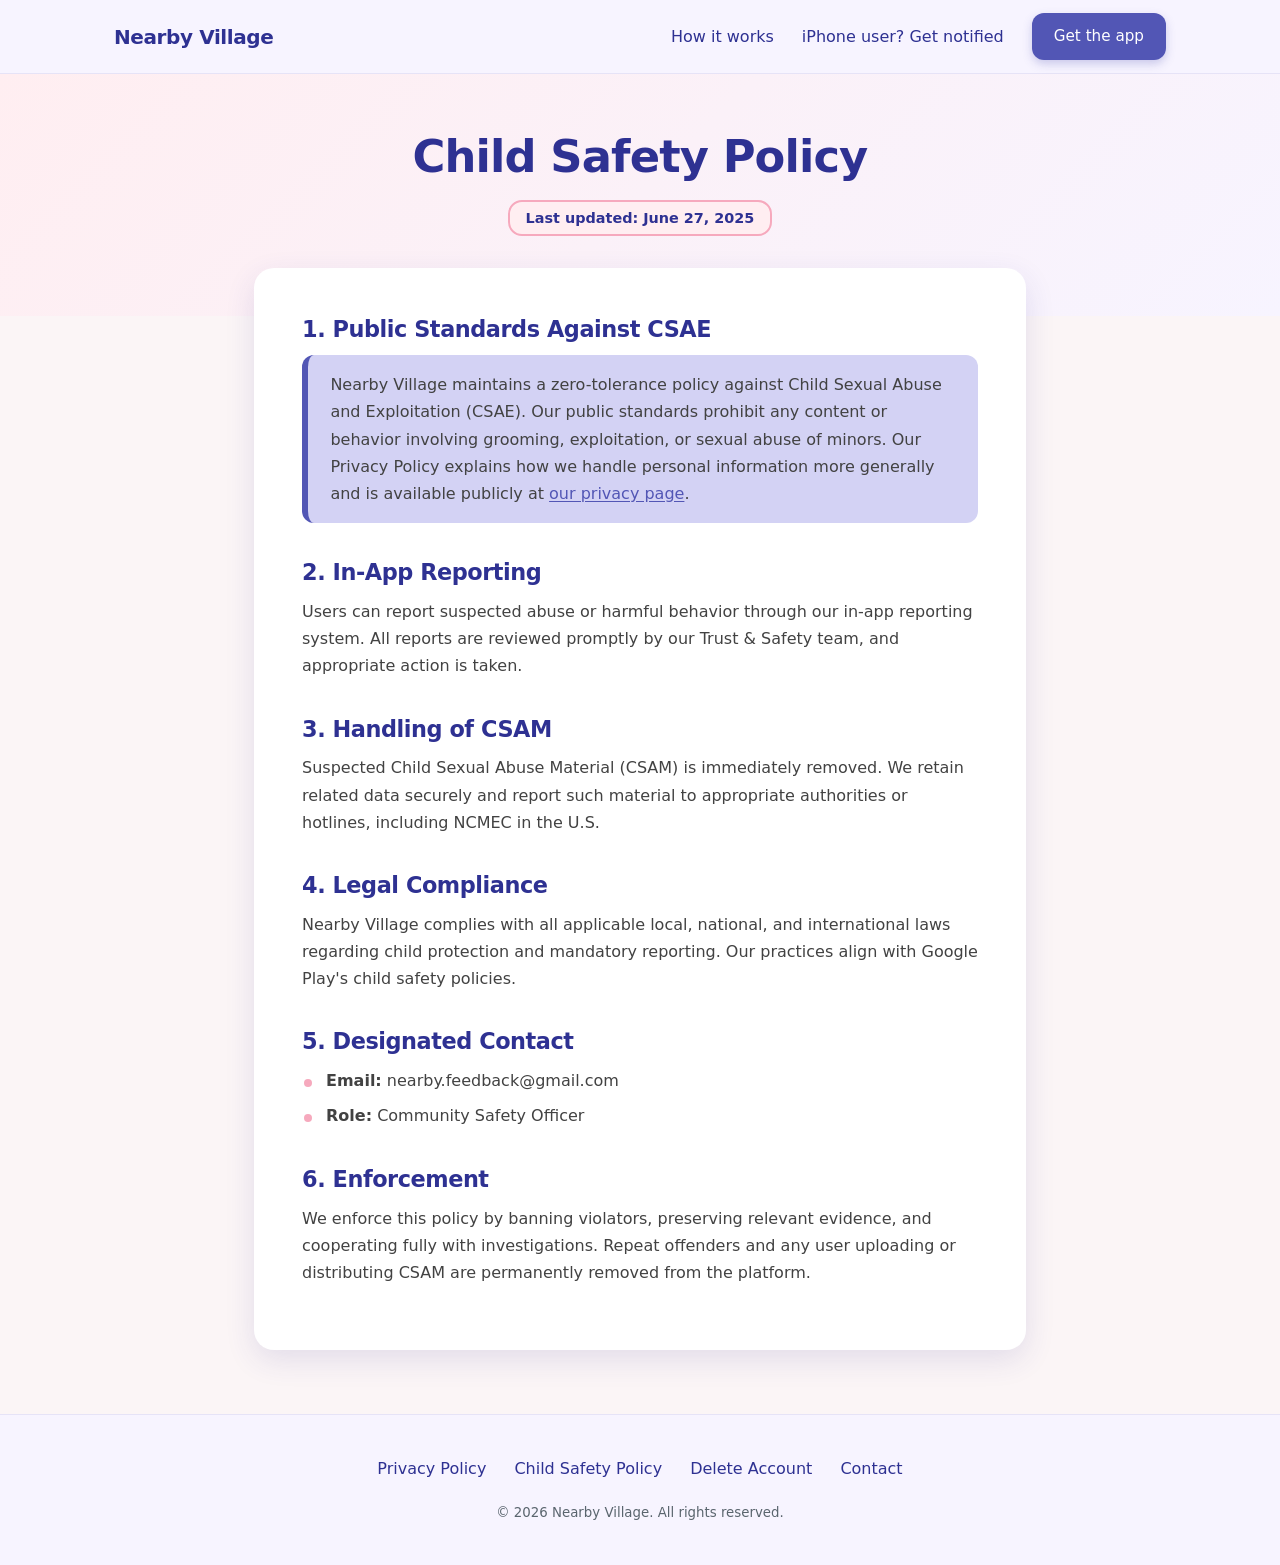
<file: child_safety_policy.html>
<!DOCTYPE html>
<html lang="en-CA">
<head>
<script async src="https://www.googletagmanager.com/gtag/js?id=G-KY18CVTXV7"></script>
<script>
  window.dataLayer = window.dataLayer || [];
  function gtag(){dataLayer.push(arguments);}
  gtag('js', new Date());
  gtag('config', 'G-KY18CVTXV7');
</script>

    <meta charset="UTF-8">
    <meta name="viewport" content="width=device-width, initial-scale=1.0">
    <title>Child Safety Policy | Nearby Village</title>
    <meta name="description" content="Nearby Village's zero-tolerance standards against child sexual abuse and exploitation, and how to report concerns.">
    <link rel="canonical" href="https://nearbyvillage.ca/child_safety_policy.html">
    <meta name="theme-color" content="#FBF5F6">
    <link rel="icon" href="nearby_village_logo.png">
    <link rel="stylesheet" href="legal.css">
    <script defer src="https://cloud.umami.is/script.js" data-website-id="71352542-48fd-4dcd-9849-dbdf01600e5c"></script>
</head>
<body>
    <a class="skip-link" href="#main" data-umami-event="Skip to content click" data-umami-event-location="top of page">Skip to content</a>

    <nav aria-label="Main">
        <div class="nav-inner">
            <a class="brand" href="/" data-umami-event="Brand click" data-umami-event-location="top bar">Nearby Village</a>
            <div class="nav-links">
                <a href="/#get-started" data-umami-event="How it works click" data-umami-event-location="top bar">How it works</a>
                <a class="nav-ios" href="/#notify" data-umami-event="Get notified click" data-umami-event-location="top bar">iPhone user? Get notified</a>
                <a class="btn btn-primary" href="/#get-app" data-umami-event="Get the app click" data-umami-event-location="top bar">Get the app</a>
            </div>
        </div>
    </nav>

    <header class="page-head">
        <div class="container">
            <h1>Child Safety Policy</h1>
            <span class="updated">Last updated: June 27, 2025</span>
        </div>
    </header>

    <main id="main" class="doc">
        <div class="doc-card">
            <h2>1. Public Standards Against CSAE</h2>
            <div class="callout">
                <p>Nearby Village maintains a zero-tolerance policy against Child Sexual Abuse and Exploitation (CSAE). Our public standards prohibit any content or behavior involving grooming, exploitation, or sexual abuse of minors. Our Privacy Policy explains how we handle personal information more generally and is available publicly at <a href="privacy.html" data-umami-event="Privacy Policy click" data-umami-event-location="page text">our privacy page</a>.</p>
            </div>

            <h2>2. In-App Reporting</h2>
            <p>Users can report suspected abuse or harmful behavior through our in-app reporting system. All reports are reviewed promptly by our Trust &amp; Safety team, and appropriate action is taken.</p>

            <h2>3. Handling of CSAM</h2>
            <p>Suspected Child Sexual Abuse Material (CSAM) is immediately removed. We retain related data securely and report such material to appropriate authorities or hotlines, including NCMEC in the U.S.</p>

            <h2>4. Legal Compliance</h2>
            <p>Nearby Village complies with all applicable local, national, and international laws regarding child protection and mandatory reporting. Our practices align with Google Play's child safety policies.</p>

            <h2>5. Designated Contact</h2>
            <ul>
                <li><strong>Email:</strong> nearby.feedback@gmail.com</li>
                <li><strong>Role:</strong> Community Safety Officer</li>
            </ul>

            <h2>6. Enforcement</h2>
            <p>We enforce this policy by banning violators, preserving relevant evidence, and cooperating fully with investigations. Repeat offenders and any user uploading or distributing CSAM are permanently removed from the platform.</p>
        </div>
    </main>

    <footer>
        <div class="links">
            <a href="privacy.html" data-umami-event="Privacy Policy click" data-umami-event-location="footer">Privacy Policy</a>
            <a href="child_safety_policy.html" data-umami-event="Child Safety Policy click" data-umami-event-location="footer">Child Safety Policy</a>
            <a href="delete_account.html" data-umami-event="Delete Account click" data-umami-event-location="footer">Delete Account</a>
            <a href="mailto:nearby.feedback@gmail.com" data-umami-event="Contact click" data-umami-event-location="footer">Contact</a>
        </div>
        <small>&copy; 2026 Nearby Village. All rights reserved.</small>
    </footer>
    <!-- Cloudflare Web Analytics --><script type='module' src='https://static.cloudflareinsights.com/beacon.min.js' data-cf-beacon='{"token": "25209b9ceb5647c0b08dbc9ea81604d3"}'></script><!-- End Cloudflare Web Analytics -->
</body>
</html>
</file>
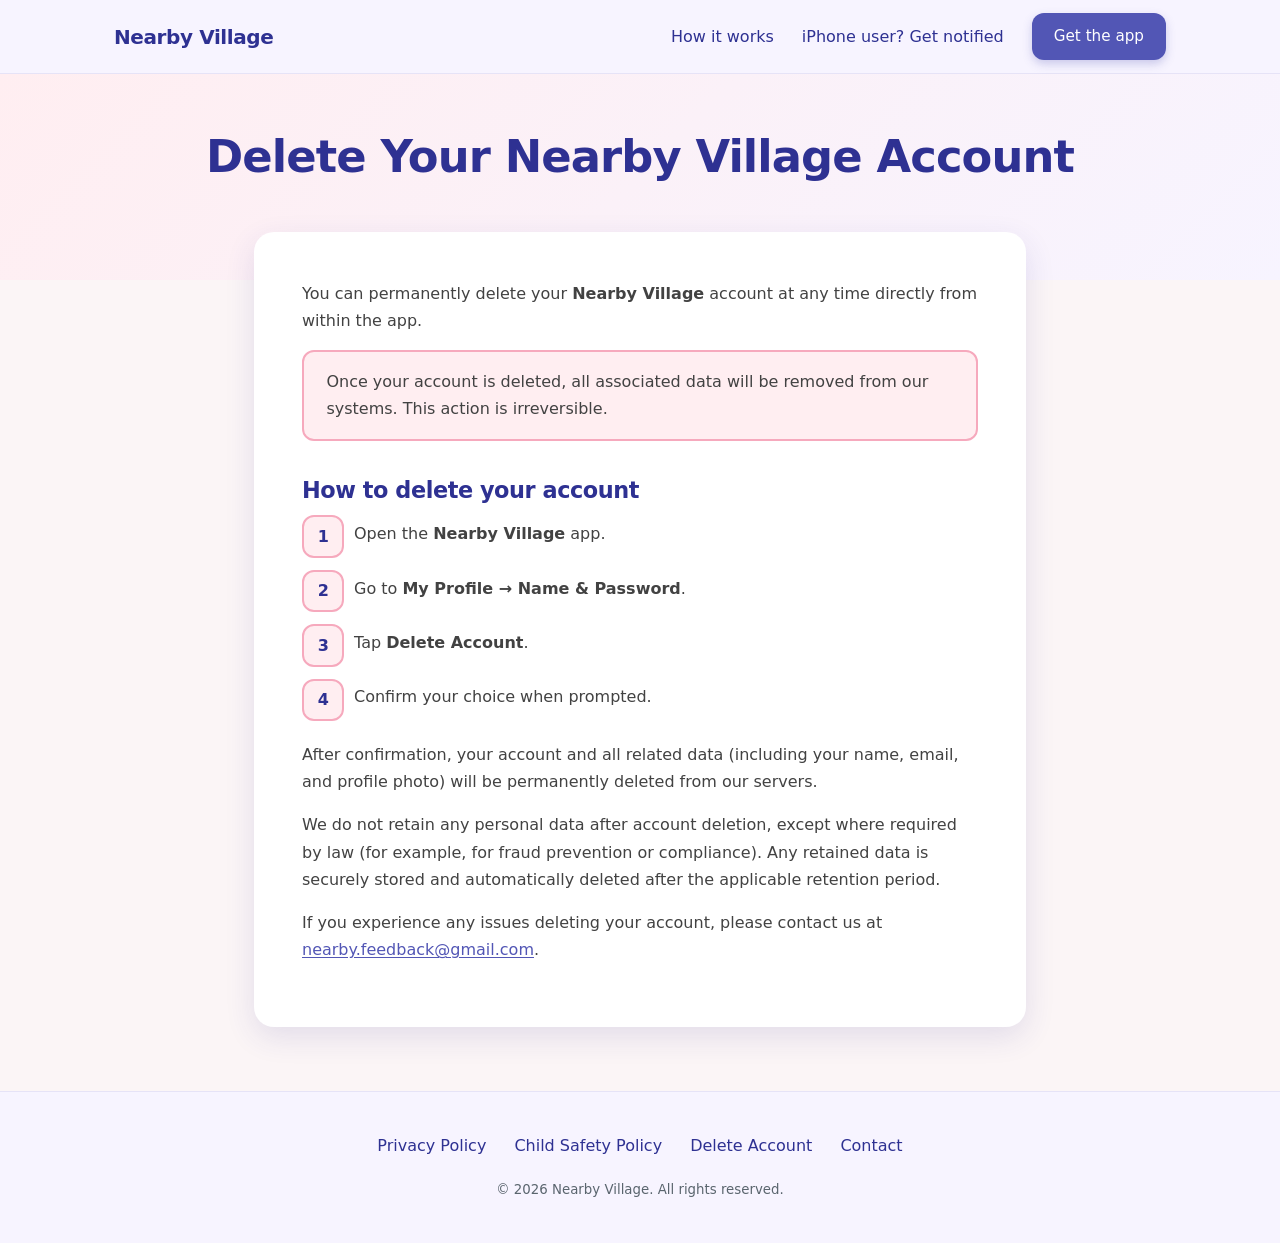
<file: delete_account.html>
<!DOCTYPE html>
<html lang="en-CA">
<head>
<script async src="https://www.googletagmanager.com/gtag/js?id=G-KY18CVTXV7"></script>
<script>
  window.dataLayer = window.dataLayer || [];
  function gtag(){dataLayer.push(arguments);}
  gtag('js', new Date());
  gtag('config', 'G-KY18CVTXV7');
</script>

    <meta charset="UTF-8">
    <meta name="viewport" content="width=device-width, initial-scale=1.0">
    <title>Delete Your Account | Nearby Village</title>
    <meta name="description" content="How to permanently delete your Nearby Village account and what happens to your data.">
    <link rel="canonical" href="https://nearbyvillage.ca/delete_account.html">
    <meta name="theme-color" content="#FBF5F6">
    <link rel="icon" href="nearby_village_logo.png">
    <link rel="stylesheet" href="legal.css">
    <script defer src="https://cloud.umami.is/script.js" data-website-id="71352542-48fd-4dcd-9849-dbdf01600e5c"></script>
</head>
<body>
    <a class="skip-link" href="#main" data-umami-event="Skip to content click" data-umami-event-location="top of page">Skip to content</a>

    <nav aria-label="Main">
        <div class="nav-inner">
            <a class="brand" href="/" data-umami-event="Brand click" data-umami-event-location="top bar">Nearby Village</a>
            <div class="nav-links">
                <a href="/#get-started" data-umami-event="How it works click" data-umami-event-location="top bar">How it works</a>
                <a class="nav-ios" href="/#notify" data-umami-event="Get notified click" data-umami-event-location="top bar">iPhone user? Get notified</a>
                <a class="btn btn-primary" href="/#get-app" data-umami-event="Get the app click" data-umami-event-location="top bar">Get the app</a>
            </div>
        </div>
    </nav>

    <header class="page-head">
        <div class="container">
            <h1>Delete Your Nearby Village Account</h1>
        </div>
    </header>

    <main id="main" class="doc">
        <div class="doc-card">
            <p>You can permanently delete your <strong>Nearby Village</strong> account at any time directly from within the app.</p>
            <div class="callout callout-pink">
                <p>Once your account is deleted, all associated data will be removed from our systems. This action is irreversible.</p>
            </div>

            <h2>How to delete your account</h2>
            <ol class="steps">
                <li>Open the <strong>Nearby Village</strong> app.</li>
                <li>Go to <strong>My Profile &rarr; Name &amp; Password</strong>.</li>
                <li>Tap <strong>Delete Account</strong>.</li>
                <li>Confirm your choice when prompted.</li>
            </ol>
            <p>After confirmation, your account and all related data (including your name, email, and profile photo) will be permanently deleted from our servers.</p>
            <p>We do not retain any personal data after account deletion, except where required by law (for example, for fraud prevention or compliance). Any retained data is securely stored and automatically deleted after the applicable retention period.</p>
            <p>If you experience any issues deleting your account, please contact us at <a href="mailto:nearby.feedback@gmail.com" data-umami-event="Contact click" data-umami-event-location="page text">nearby.feedback@gmail.com</a>.</p>
        </div>
    </main>

    <footer>
        <div class="links">
            <a href="privacy.html" data-umami-event="Privacy Policy click" data-umami-event-location="footer">Privacy Policy</a>
            <a href="child_safety_policy.html" data-umami-event="Child Safety Policy click" data-umami-event-location="footer">Child Safety Policy</a>
            <a href="delete_account.html" data-umami-event="Delete Account click" data-umami-event-location="footer">Delete Account</a>
            <a href="mailto:nearby.feedback@gmail.com" data-umami-event="Contact click" data-umami-event-location="footer">Contact</a>
        </div>
        <small>&copy; 2026 Nearby Village. All rights reserved.</small>
    </footer>
    <!-- Cloudflare Web Analytics --><script type='module' src='https://static.cloudflareinsights.com/beacon.min.js' data-cf-beacon='{"token": "25209b9ceb5647c0b08dbc9ea81604d3"}'></script><!-- End Cloudflare Web Analytics -->
</body>
</html>
</file>
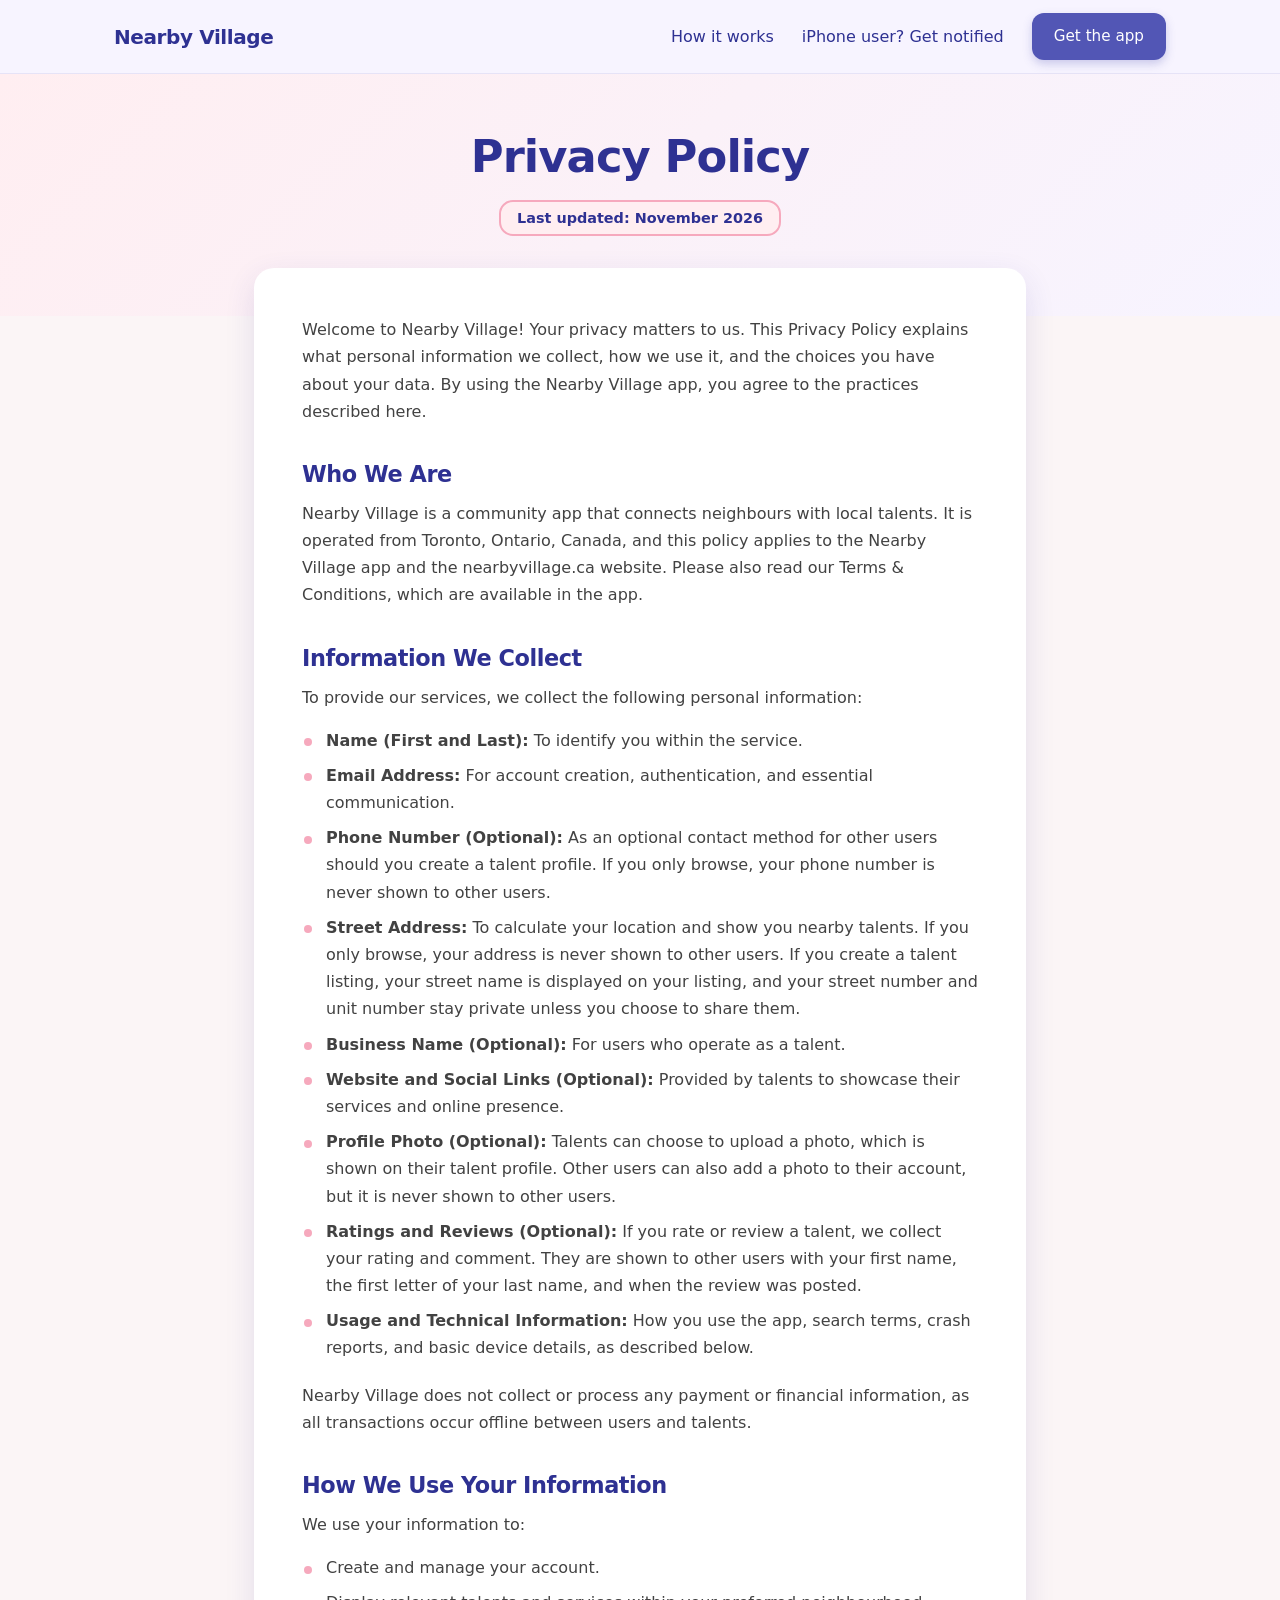
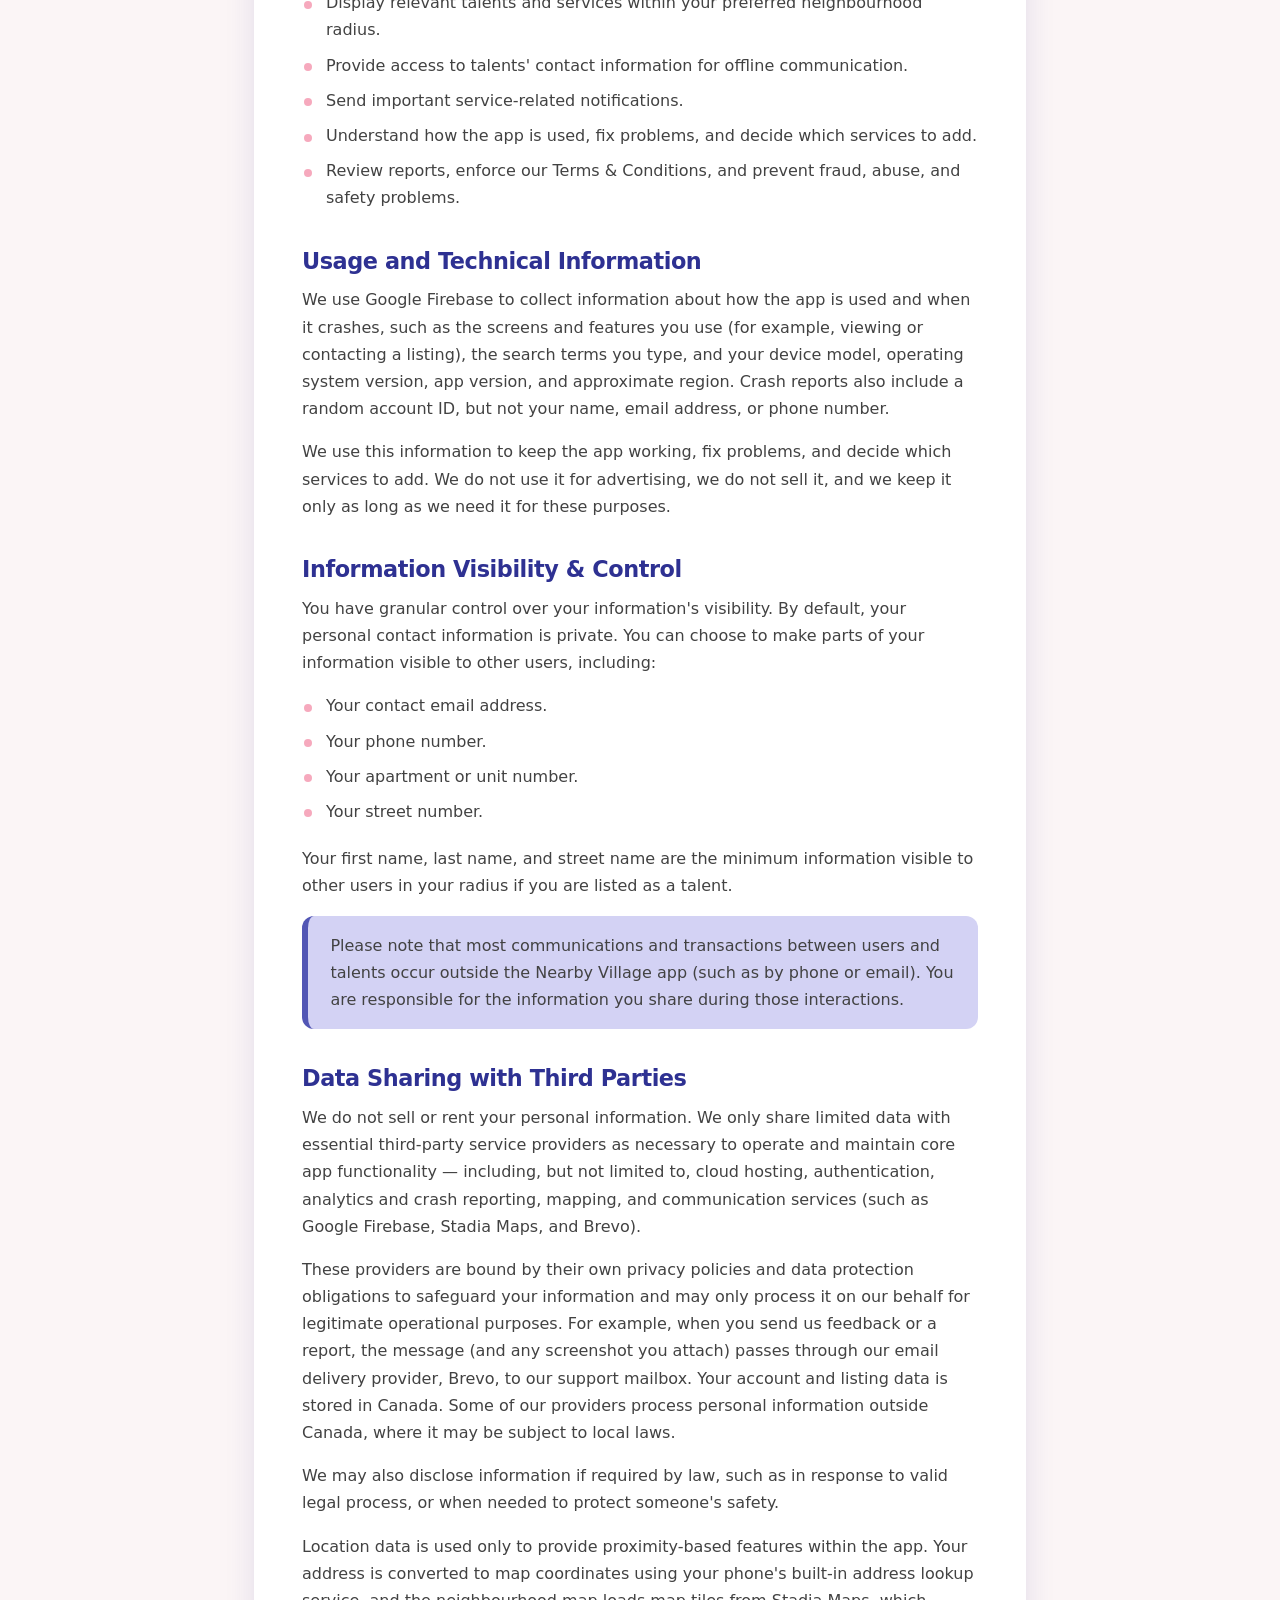
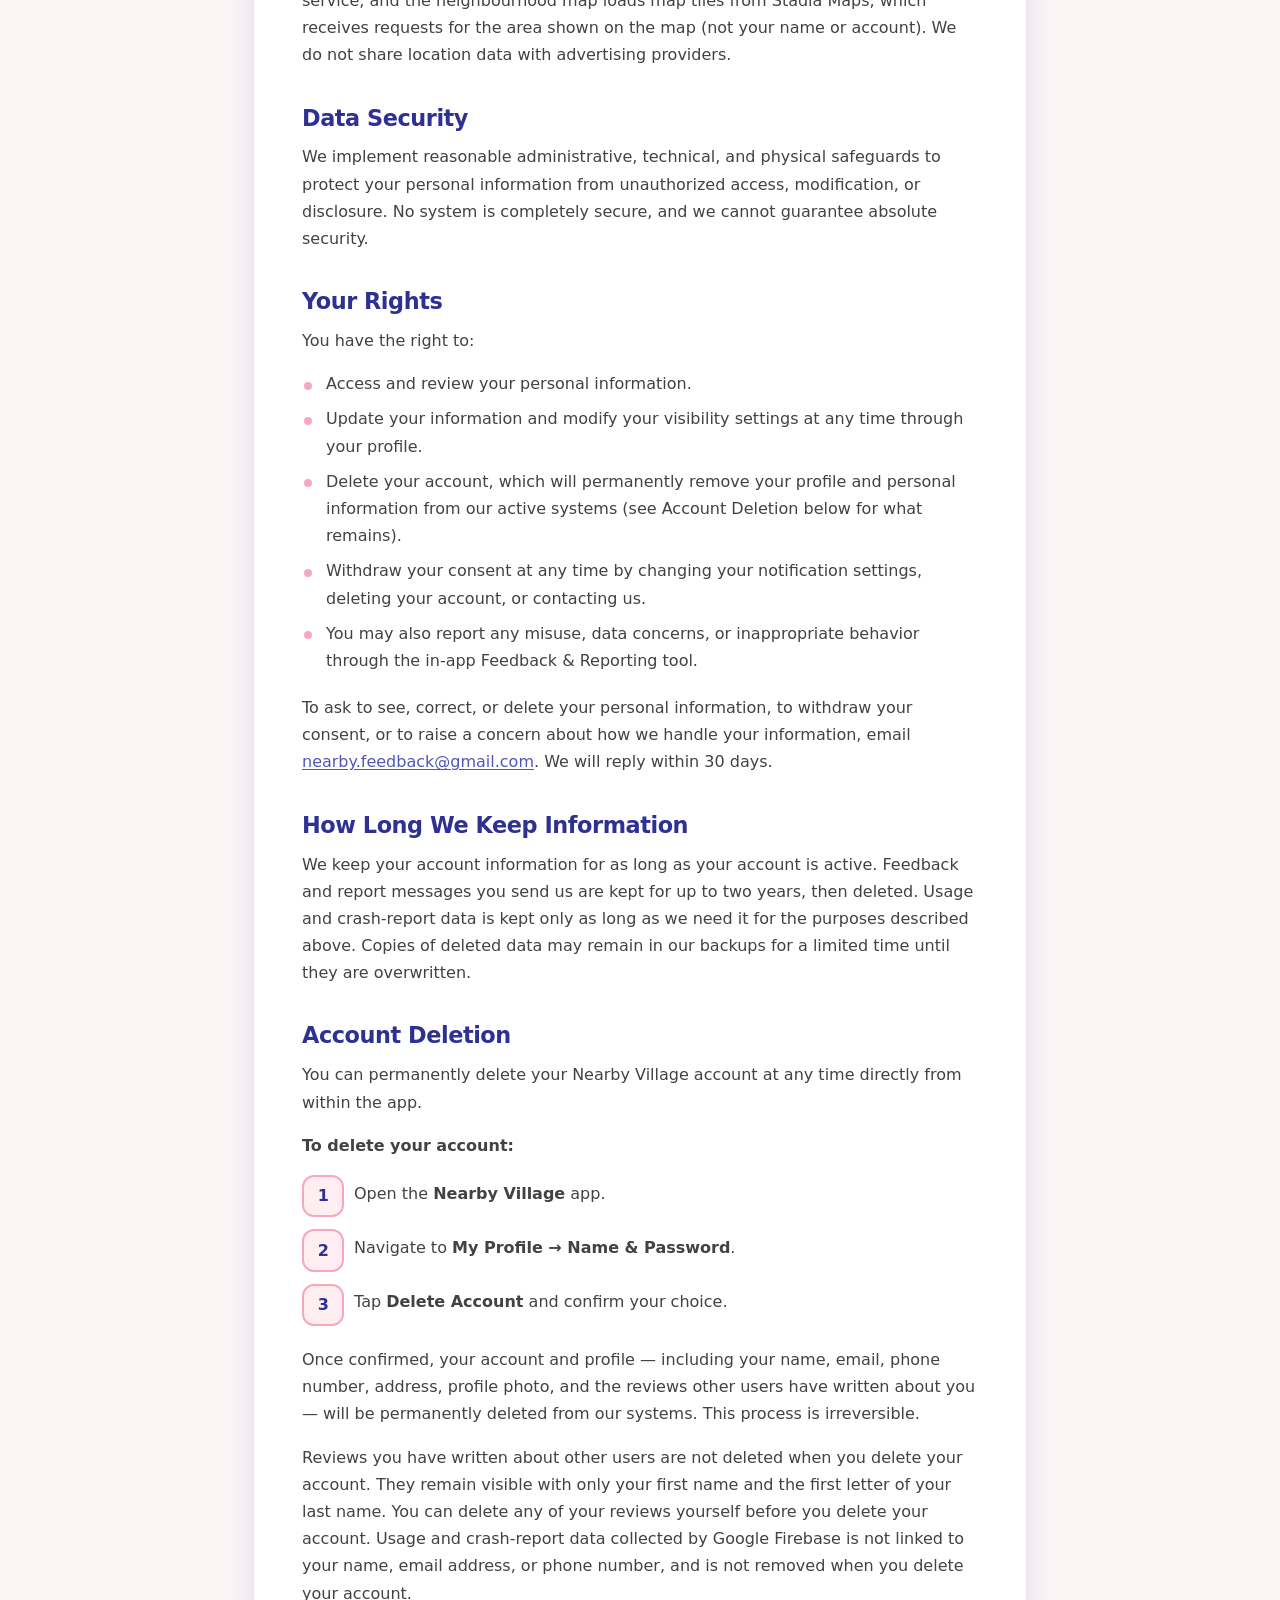
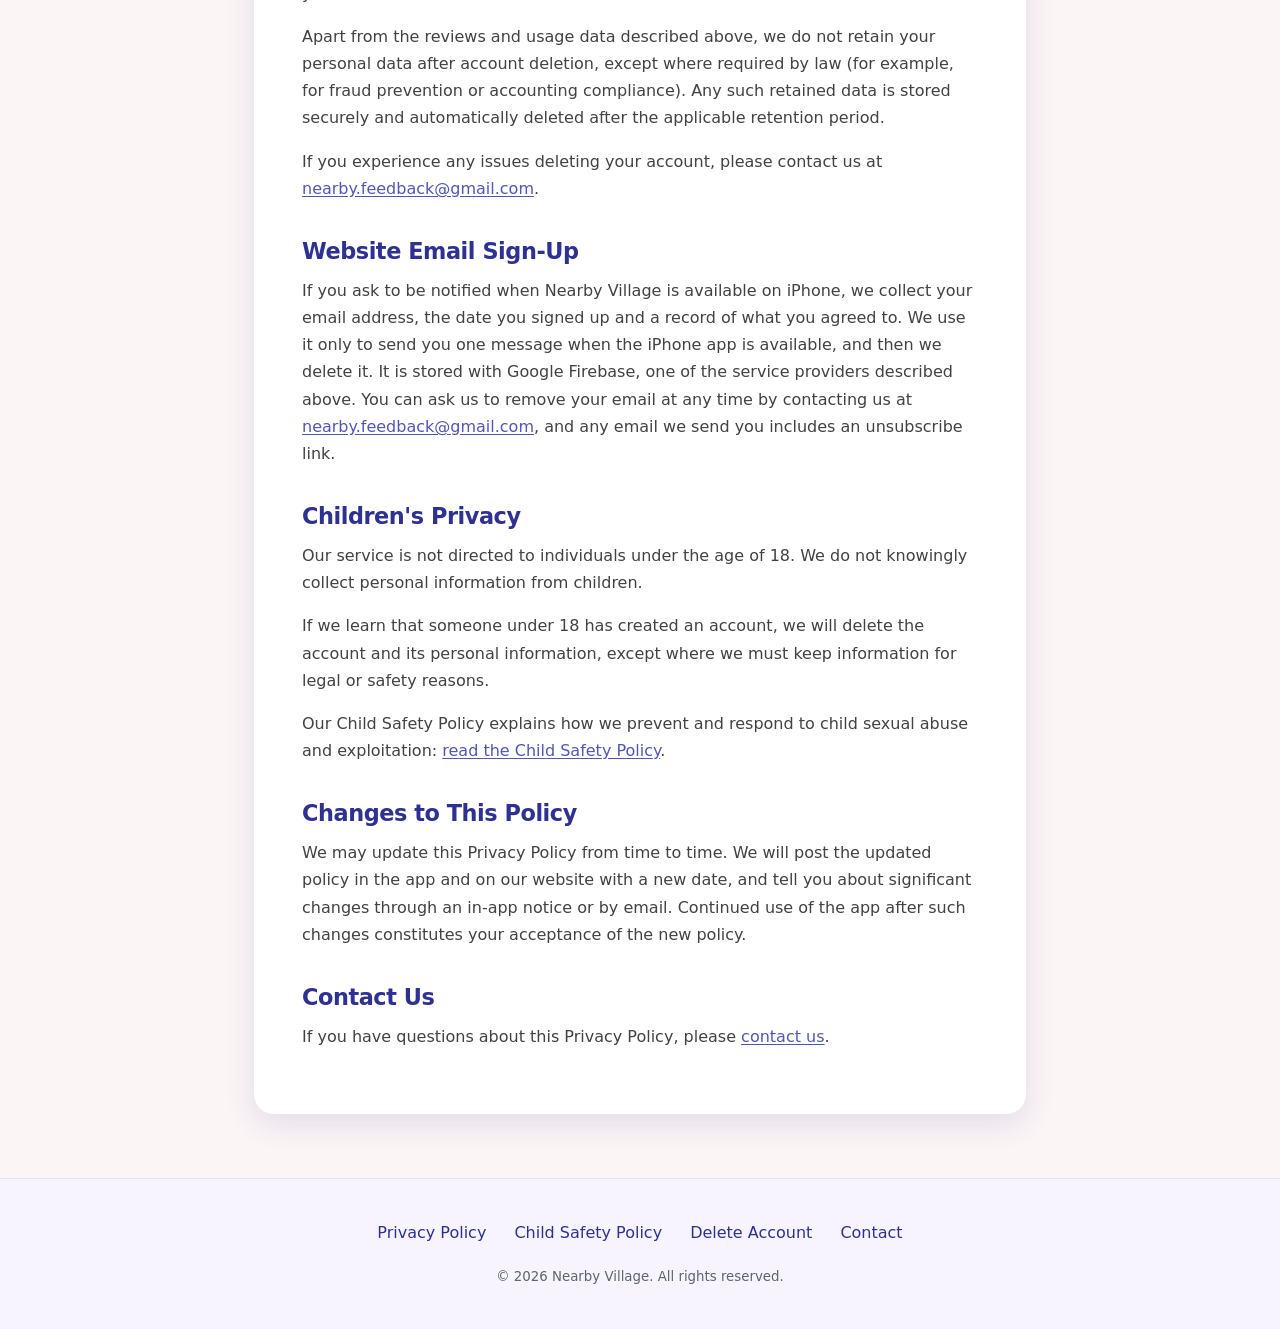
<file: privacy.html>
<!DOCTYPE html>
<html lang="en-CA">
<head>
<script async src="https://www.googletagmanager.com/gtag/js?id=G-KY18CVTXV7"></script>
<script>
  window.dataLayer = window.dataLayer || [];
  function gtag(){dataLayer.push(arguments);}
  gtag('js', new Date());
  gtag('config', 'G-KY18CVTXV7');
</script>

    <meta charset="UTF-8">
    <meta name="viewport" content="width=device-width, initial-scale=1.0">
    <title>Privacy Policy | Nearby Village</title>
    <meta name="description" content="How Nearby Village collects, uses and protects your personal information, and the choices you have.">
    <link rel="canonical" href="https://nearbyvillage.ca/privacy.html">
    <meta name="theme-color" content="#FBF5F6">
    <link rel="icon" href="nearby_village_logo.png">
    <link rel="stylesheet" href="legal.css">
    <script defer src="https://cloud.umami.is/script.js" data-website-id="71352542-48fd-4dcd-9849-dbdf01600e5c"></script>
</head>
<body>
    <a class="skip-link" href="#main" data-umami-event="Skip to content click" data-umami-event-location="top of page">Skip to content</a>

    <nav aria-label="Main">
        <div class="nav-inner">
            <a class="brand" href="/" data-umami-event="Brand click" data-umami-event-location="top bar">Nearby Village</a>
            <div class="nav-links">
                <a href="/#get-started" data-umami-event="How it works click" data-umami-event-location="top bar">How it works</a>
                <a class="nav-ios" href="/#notify" data-umami-event="Get notified click" data-umami-event-location="top bar">iPhone user? Get notified</a>
                <a class="btn btn-primary" href="/#get-app" data-umami-event="Get the app click" data-umami-event-location="top bar">Get the app</a>
            </div>
        </div>
    </nav>

    <header class="page-head">
        <div class="container">
            <h1>Privacy Policy</h1>
            <span class="updated">Last updated: November 2026</span>
        </div>
    </header>

    <main id="main" class="doc">
        <div class="doc-card">
            <p>Welcome to Nearby Village! Your privacy matters to us. This Privacy Policy explains what personal information we collect, how we use it, and the choices you have about your data. By using the Nearby Village app, you agree to the practices described here.</p>

            <h2>Who We Are</h2>
            <p>Nearby Village is a community app that connects neighbours with local talents. It is operated from Toronto, Ontario, Canada, and this policy applies to the Nearby Village app and the nearbyvillage.ca website. Please also read our Terms &amp; Conditions, which are available in the app.</p>

            <h2>Information We Collect</h2>
            <p>To provide our services, we collect the following personal information:</p>
            <ul>
                <li><strong>Name (First and Last):</strong> To identify you within the service.</li>
                <li><strong>Email Address:</strong> For account creation, authentication, and essential communication.</li>
                <li><strong>Phone Number (Optional):</strong> As an optional contact method for other users should you create a talent profile. If you only browse, your phone number is never shown to other users.</li>
                <li><strong>Street Address:</strong> To calculate your location and show you nearby talents. If you only browse, your address is never shown to other users. If you create a talent listing, your street name is displayed on your listing, and your street number and unit number stay private unless you choose to share them.</li>
                <li><strong>Business Name (Optional):</strong> For users who operate as a talent.</li>
                <li><strong>Website and Social Links (Optional):</strong> Provided by talents to showcase their services and online presence.</li>
                <li><strong>Profile Photo (Optional):</strong> Talents can choose to upload a photo, which is shown on their talent profile. Other users can also add a photo to their account, but it is never shown to other users.</li>
                <li><strong>Ratings and Reviews (Optional):</strong> If you rate or review a talent, we collect your rating and comment. They are shown to other users with your first name, the first letter of your last name, and when the review was posted.</li>
                <li><strong>Usage and Technical Information:</strong> How you use the app, search terms, crash reports, and basic device details, as described below.</li>
            </ul>
            <p>Nearby Village does not collect or process any payment or financial information, as all transactions occur offline between users and talents.</p>

            <h2>How We Use Your Information</h2>
            <p>We use your information to:</p>
            <ul>
                <li>Create and manage your account.</li>
                <li>Display relevant talents and services within your preferred neighbourhood radius.</li>
                <li>Provide access to talents' contact information for offline communication.</li>
                <li>Send important service-related notifications.</li>
                <li>Understand how the app is used, fix problems, and decide which services to add.</li>
                <li>Review reports, enforce our Terms &amp; Conditions, and prevent fraud, abuse, and safety problems.</li>
            </ul>

            <h2>Usage and Technical Information</h2>
            <p>We use Google Firebase to collect information about how the app is used and when it crashes, such as the screens and features you use (for example, viewing or contacting a listing), the search terms you type, and your device model, operating system version, app version, and approximate region. Crash reports also include a random account ID, but not your name, email address, or phone number.</p>
            <p>We use this information to keep the app working, fix problems, and decide which services to add. We do not use it for advertising, we do not sell it, and we keep it only as long as we need it for these purposes.</p>

            <h2>Information Visibility &amp; Control</h2>
            <p>You have granular control over your information's visibility. By default, your personal contact information is private. You can choose to make parts of your information visible to other users, including:</p>
            <ul>
                <li>Your contact email address.</li>
                <li>Your phone number.</li>
                <li>Your apartment or unit number.</li>
                <li>Your street number.</li>
            </ul>
            <p>Your first name, last name, and street name are the minimum information visible to other users in your radius if you are listed as a talent.</p>
            <div class="callout">
                <p>Please note that most communications and transactions between users and talents occur outside the Nearby Village app (such as by phone or email). You are responsible for the information you share during those interactions.</p>
            </div>

            <h2>Data Sharing with Third Parties</h2>
            <p>We do not sell or rent your personal information. We only share limited data with essential third-party service providers as necessary to operate and maintain core app functionality &mdash; including, but not limited to, cloud hosting, authentication, analytics and crash reporting, mapping, and communication services (such as Google Firebase, Stadia Maps, and Brevo).</p>
            <p>These providers are bound by their own privacy policies and data protection obligations to safeguard your information and may only process it on our behalf for legitimate operational purposes. For example, when you send us feedback or a report, the message (and any screenshot you attach) passes through our email delivery provider, Brevo, to our support mailbox. Your account and listing data is stored in Canada. Some of our providers process personal information outside Canada, where it may be subject to local laws.</p>
            <p>We may also disclose information if required by law, such as in response to valid legal process, or when needed to protect someone's safety.</p>
            <p>Location data is used only to provide proximity-based features within the app. Your address is converted to map coordinates using your phone's built-in address lookup service, and the neighbourhood map loads map tiles from Stadia Maps, which receives requests for the area shown on the map (not your name or account). We do not share location data with advertising providers.</p>

            <h2>Data Security</h2>
            <p>We implement reasonable administrative, technical, and physical safeguards to protect your personal information from unauthorized access, modification, or disclosure. No system is completely secure, and we cannot guarantee absolute security.</p>

            <h2>Your Rights</h2>
            <p>You have the right to:</p>
            <ul>
                <li>Access and review your personal information.</li>
                <li>Update your information and modify your visibility settings at any time through your profile.</li>
                <li>Delete your account, which will permanently remove your profile and personal information from our active systems (see Account Deletion below for what remains).</li>
                <li>Withdraw your consent at any time by changing your notification settings, deleting your account, or contacting us.</li>
                <li>You may also report any misuse, data concerns, or inappropriate behavior through the in-app Feedback &amp; Reporting tool.</li>
            </ul>
            <p>To ask to see, correct, or delete your personal information, to withdraw your consent, or to raise a concern about how we handle your information, email <a href="mailto:nearby.feedback@gmail.com" data-umami-event="Contact click" data-umami-event-location="page text">nearby.feedback@gmail.com</a>. We will reply within 30 days.</p>

            <h2>How Long We Keep Information</h2>
            <p>We keep your account information for as long as your account is active. Feedback and report messages you send us are kept for up to two years, then deleted. Usage and crash-report data is kept only as long as we need it for the purposes described above. Copies of deleted data may remain in our backups for a limited time until they are overwritten.</p>

            <h2>Account Deletion</h2>
            <p>You can permanently delete your Nearby Village account at any time directly from within the app.</p>
            <p><strong>To delete your account:</strong></p>
            <ol class="steps">
                <li>Open the <strong>Nearby Village</strong> app.</li>
                <li>Navigate to <strong>My Profile &rarr; Name &amp; Password</strong>.</li>
                <li>Tap <strong>Delete Account</strong> and confirm your choice.</li>
            </ol>
            <p>Once confirmed, your account and profile &mdash; including your name, email, phone number, address, profile photo, and the reviews other users have written about you &mdash; will be permanently deleted from our systems. This process is irreversible.</p>
            <p>Reviews you have written about other users are not deleted when you delete your account. They remain visible with only your first name and the first letter of your last name. You can delete any of your reviews yourself before you delete your account. Usage and crash-report data collected by Google Firebase is not linked to your name, email address, or phone number, and is not removed when you delete your account.</p>
            <p>Apart from the reviews and usage data described above, we do not retain your personal data after account deletion, except where required by law (for example, for fraud prevention or accounting compliance). Any such retained data is stored securely and automatically deleted after the applicable retention period.</p>
            <p>If you experience any issues deleting your account, please contact us at <a href="mailto:nearby.feedback@gmail.com" data-umami-event="Contact click" data-umami-event-location="page text">nearby.feedback@gmail.com</a>.</p>

            <h2 id="email-signup">Website Email Sign-Up</h2>
            <p>If you ask to be notified when Nearby Village is available on iPhone, we collect your email address, the date you signed up and a record of what you agreed to. We use it only to send you one message when the iPhone app is available, and then we delete it. It is stored with Google Firebase, one of the service providers described above. You can ask us to remove your email at any time by contacting us at <a href="mailto:nearby.feedback@gmail.com" data-umami-event="Contact click" data-umami-event-location="page text">nearby.feedback@gmail.com</a>, and any email we send you includes an unsubscribe link.</p>

            <h2>Children's Privacy</h2>
            <p>Our service is not directed to individuals under the age of 18. We do not knowingly collect personal information from children.</p>
            <p>If we learn that someone under 18 has created an account, we will delete the account and its personal information, except where we must keep information for legal or safety reasons.</p>
            <p>Our Child Safety Policy explains how we prevent and respond to child sexual abuse and exploitation: <a href="child_safety_policy.html" data-umami-event="Child Safety Policy click" data-umami-event-location="page text">read the Child Safety Policy</a>.</p>

            <h2>Changes to This Policy</h2>
            <p>We may update this Privacy Policy from time to time. We will post the updated policy in the app and on our website with a new date, and tell you about significant changes through an in-app notice or by email. Continued use of the app after such changes constitutes your acceptance of the new policy.</p>

            <h2>Contact Us</h2>
            <p>If you have questions about this Privacy Policy, please <a href="mailto:nearby.feedback@gmail.com" data-umami-event="Contact click" data-umami-event-location="page text">contact us</a>.</p>
        </div>
    </main>

    <footer>
        <div class="links">
            <a href="privacy.html" data-umami-event="Privacy Policy click" data-umami-event-location="footer">Privacy Policy</a>
            <a href="child_safety_policy.html" data-umami-event="Child Safety Policy click" data-umami-event-location="footer">Child Safety Policy</a>
            <a href="delete_account.html" data-umami-event="Delete Account click" data-umami-event-location="footer">Delete Account</a>
            <a href="mailto:nearby.feedback@gmail.com" data-umami-event="Contact click" data-umami-event-location="footer">Contact</a>
        </div>
        <small>&copy; 2026 Nearby Village. All rights reserved.</small>
    </footer>
    <!-- Cloudflare Web Analytics --><script type='module' src='https://static.cloudflareinsights.com/beacon.min.js' data-cf-beacon='{"token": "25209b9ceb5647c0b08dbc9ea81604d3"}'></script><!-- End Cloudflare Web Analytics -->
</body>
</html>
</file>
<file: legal.css>
/* Shared styles for the Privacy Policy, Child Safety Policy and Delete Account pages.
   Colours and shapes match the homepage and the Nearby app. */

:root {
    --bg-app: #FBF5F6;
    --bg-nav: #F7F4FF;
    --bg-panel: #D3D2F4;
    --bg-selected: #FFEEF1;

    --pink-soft: #F6A9BD;
    --pink-dark: #AA4A64;
    --purple-btn: #5256B5;
    --purple-dark: #2E3192;

    --text-dark: #424242;
    --text-light: #5A656E;

    --radius: 16px;
    --shadow: 0 10px 30px rgba(46, 49, 146, 0.12);
}

* { margin: 0; padding: 0; box-sizing: border-box; }

html { scroll-behavior: smooth; }

body {
    font-family: system-ui, -apple-system, BlinkMacSystemFont, 'Segoe UI', Roboto, 'Helvetica Neue', Arial, sans-serif;
    line-height: 1.7;
    color: var(--text-dark);
    background: var(--bg-app);
}

h1, h2 { color: var(--purple-dark); line-height: 1.2; letter-spacing: -0.02em; }
a:focus-visible, .btn:focus-visible { outline: 3px solid var(--pink-dark); outline-offset: 3px; }

.skip-link { position: absolute; left: -999px; top: 0; background: #fff; padding: .5rem 1rem; z-index: 200; }
.skip-link:focus { left: 1rem; top: 1rem; }

.container { max-width: 1100px; margin: 0 auto; padding: 0 1.5rem; }

/* ---------- Nav (same as the homepage) ---------- */
nav {
    position: sticky; top: 0; z-index: 100;
    background: rgba(247, 244, 255, 0.94);
    backdrop-filter: blur(8px);
    border-bottom: 1px solid #E6E3F7;
}
.nav-inner { display: flex; align-items: center; justify-content: space-between; padding: .8rem 1.5rem; max-width: 1100px; margin: 0 auto; }
.brand { font-weight: 700; font-size: 1.25rem; color: var(--purple-dark); text-decoration: none; letter-spacing: -0.02em; }
.nav-links { display: flex; align-items: center; gap: 1.75rem; }
.nav-links a { text-decoration: none; color: var(--purple-dark); font-weight: 500; transition: color .2s ease; }
.nav-links a:not(.btn):hover { color: var(--pink-dark); }
.btn {
    display: inline-block; text-decoration: none; font-weight: 600; text-align: center;
    padding: .55rem 1.25rem; font-size: .95rem; border-radius: 12px; border: 2px solid transparent;
    transition: transform .2s ease, box-shadow .2s ease, background-color .2s ease;
}
.btn-primary { background: var(--purple-btn); color: #fff; box-shadow: 0 4px 10px rgba(82, 86, 181, 0.28); }
.nav-links .btn-primary { color: #fff; }
.btn-primary:hover { background: var(--purple-dark); transform: translateY(-2px); box-shadow: 0 8px 16px rgba(46, 49, 146, 0.3); }

/* ---------- Page heading ---------- */
.page-head {
    background: linear-gradient(135deg, var(--bg-selected) 0%, var(--bg-nav) 100%);
    padding: 3.5rem 0 5rem;
    text-align: center;
}
.page-head h1 { font-size: clamp(2rem, 4.5vw, 2.8rem); font-weight: 700; margin-bottom: 1rem; }
.updated {
    display: inline-block; background: var(--bg-selected); color: var(--purple-dark);
    border: 2px solid var(--pink-soft); border-radius: 14px;
    padding: .25rem 1rem; font-size: .9rem; font-weight: 600;
}

/* ---------- Document card ---------- */
.doc { max-width: 820px; margin: -3rem auto 4rem; padding: 0 1.5rem; position: relative; }
.doc-card { background: #fff; border-radius: 20px; box-shadow: var(--shadow); padding: clamp(1.5rem, 4vw, 3rem); }
.doc-card > :first-child { margin-top: 0; }
.doc-card h2 { font-size: 1.4rem; margin: 2.25rem 0 .75rem; }
.doc-card p { margin-bottom: 1rem; }
.doc-card a { color: var(--purple-btn); text-decoration: underline; text-underline-offset: 2px; }
.doc-card a:hover { color: var(--purple-dark); }

.doc-card ul { list-style: none; margin: 0 0 1.25rem; }
.doc-card ul li { position: relative; padding-left: 1.5rem; margin-bottom: .5rem; }
.doc-card ul li::before {
    content: ""; position: absolute; left: .15rem; top: .72em;
    width: .5rem; height: .5rem; border-radius: 50%; background: var(--pink-soft);
}

/* Numbered steps, styled like the step badges on the homepage */
.doc-card ol.steps { list-style: none; counter-reset: step; margin: 0 0 1.5rem; }
.doc-card ol.steps li { counter-increment: step; position: relative; padding: .3rem 0 0 3.25rem; min-height: 2.4rem; margin-bottom: 1rem; }
.doc-card ol.steps li::before {
    content: counter(step); position: absolute; left: 0; top: 0;
    width: 2.4rem; height: 2.4rem; border-radius: 12px;
    background: var(--bg-selected); border: 2px solid var(--pink-soft);
    color: var(--purple-dark); font-weight: 700;
    display: flex; align-items: center; justify-content: center;
}

/* Callouts: lavender panel like the app's info box, pink panel for warnings */
.callout {
    background: var(--bg-panel); border-left: 6px solid var(--purple-btn);
    border-radius: 12px; padding: 1rem 1.4rem; margin: 0 0 1.25rem;
}
.callout p:last-child { margin-bottom: 0; }
.callout-pink { background: var(--bg-selected); border: 2px solid var(--pink-soft); }

/* ---------- Footer (same as the homepage) ---------- */
footer { background: var(--bg-nav); border-top: 1px solid #E6E3F7; text-align: center; padding: 2.5rem 1.5rem; }
footer .links { display: flex; flex-wrap: wrap; justify-content: center; gap: .5rem 1.75rem; margin-bottom: 1rem; }
footer a { color: var(--purple-dark); text-decoration: none; font-weight: 500; }
footer a:hover { text-decoration: underline; }
footer small { color: var(--text-light); }

@media (max-width: 800px) {
    .nav-links a:not(.btn) { display: none; }
    .page-head { padding: 2.5rem 0 4.5rem; }
    .doc-card h2 { margin-top: 1.9rem; }
}

@media (prefers-reduced-motion: reduce) {
    html { scroll-behavior: auto; }
    * { transition: none !important; }
}
</file>
